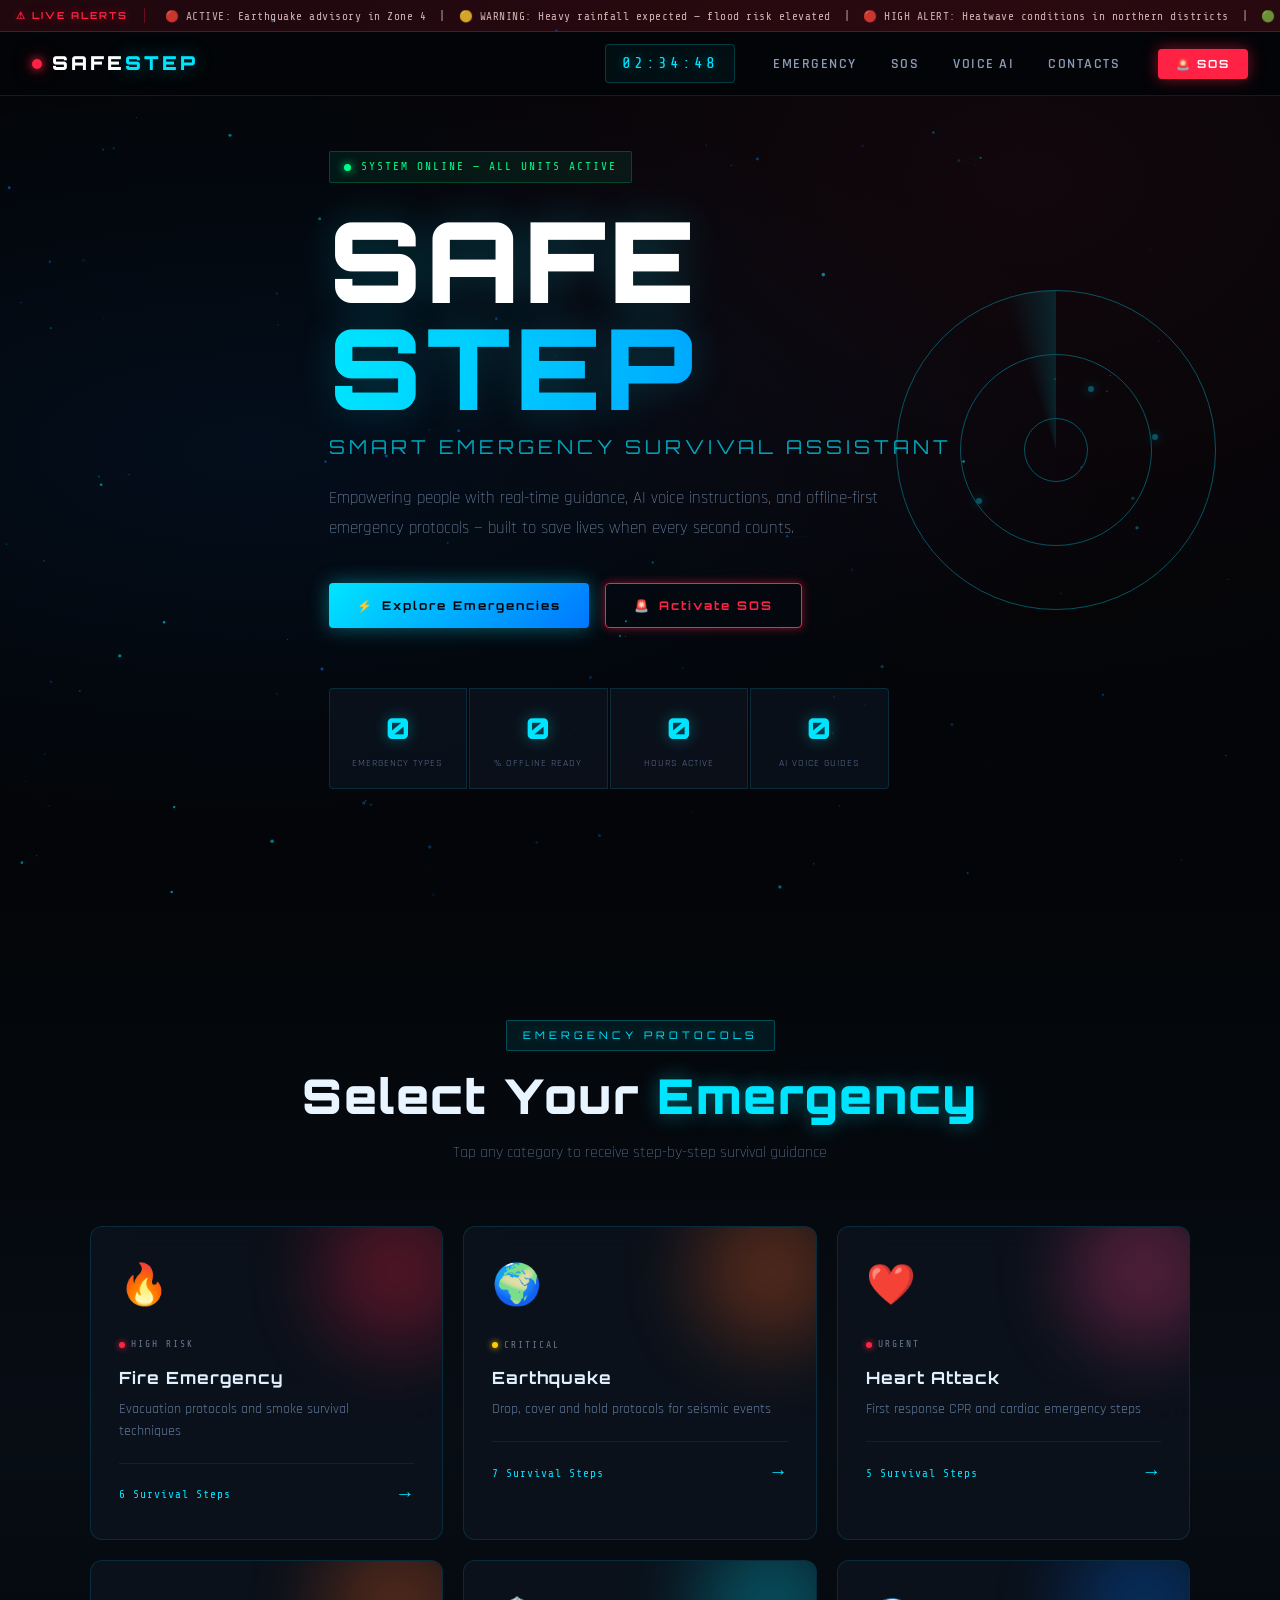
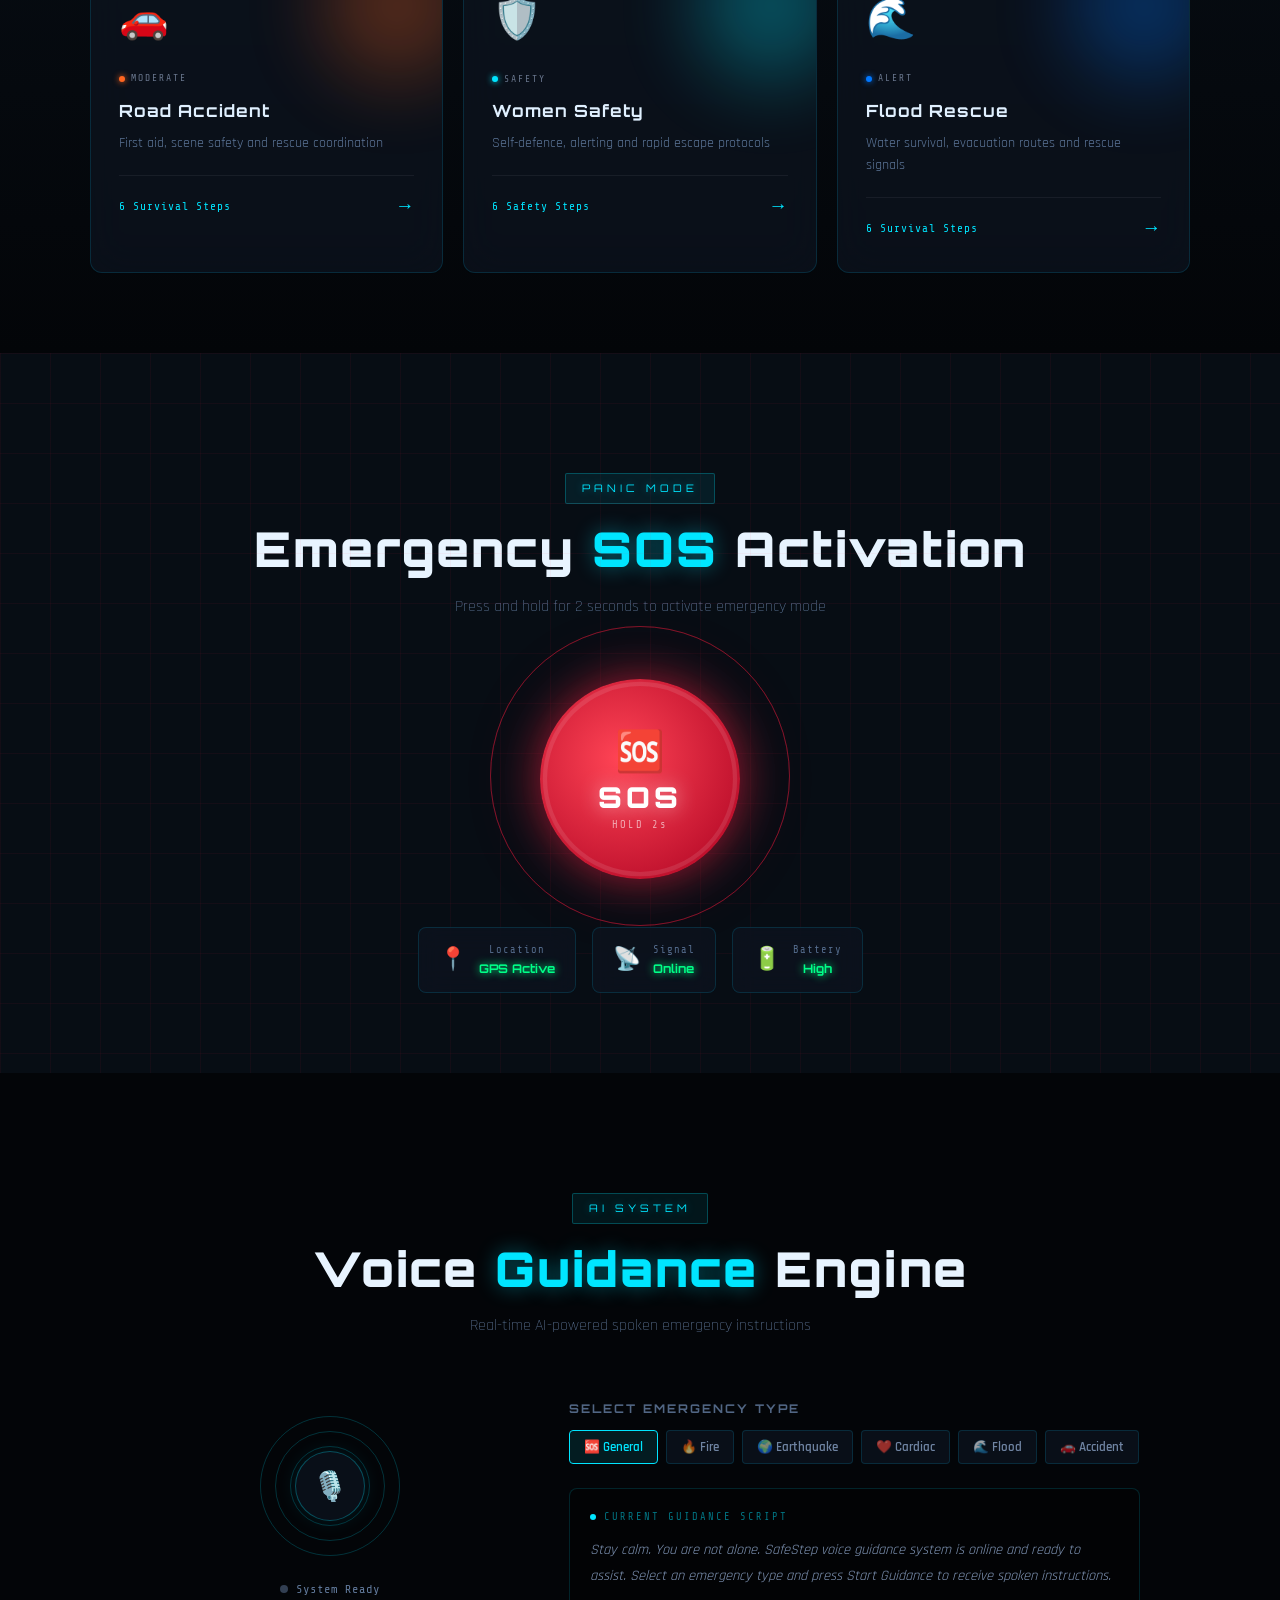
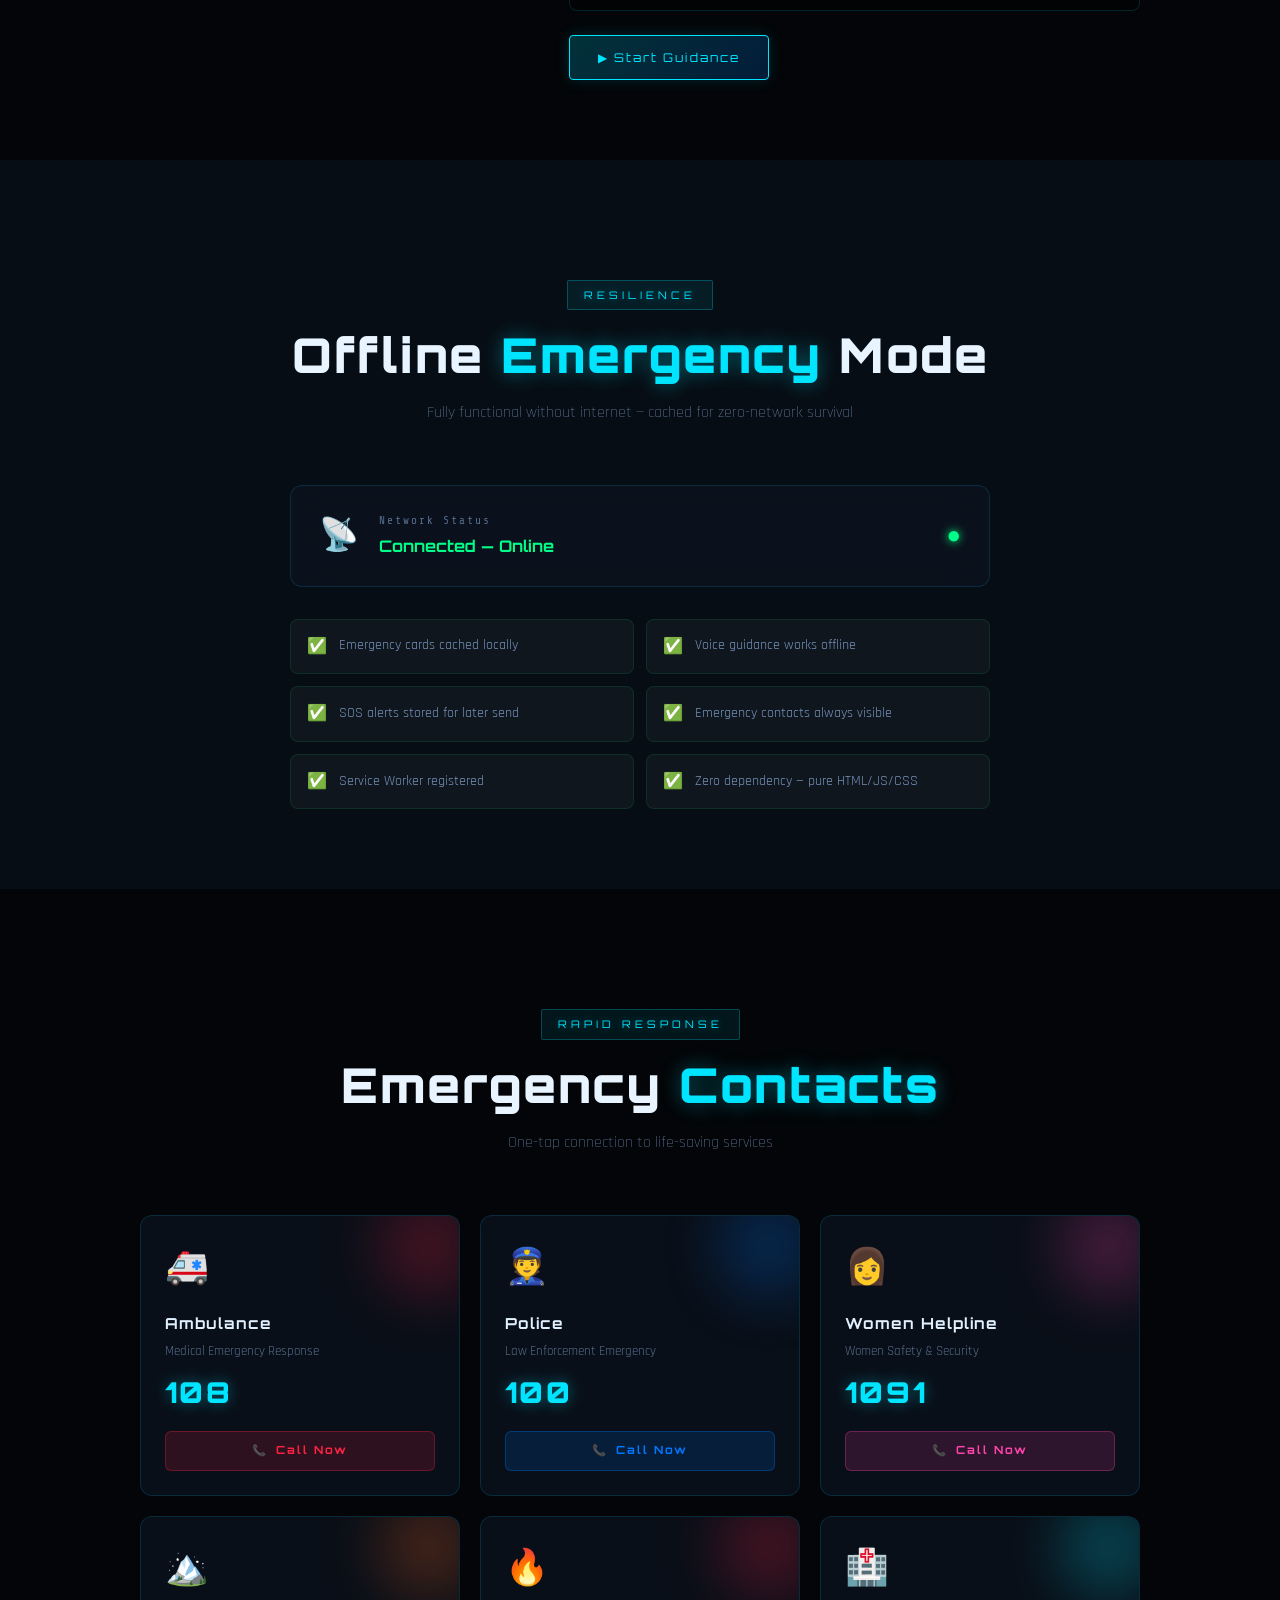
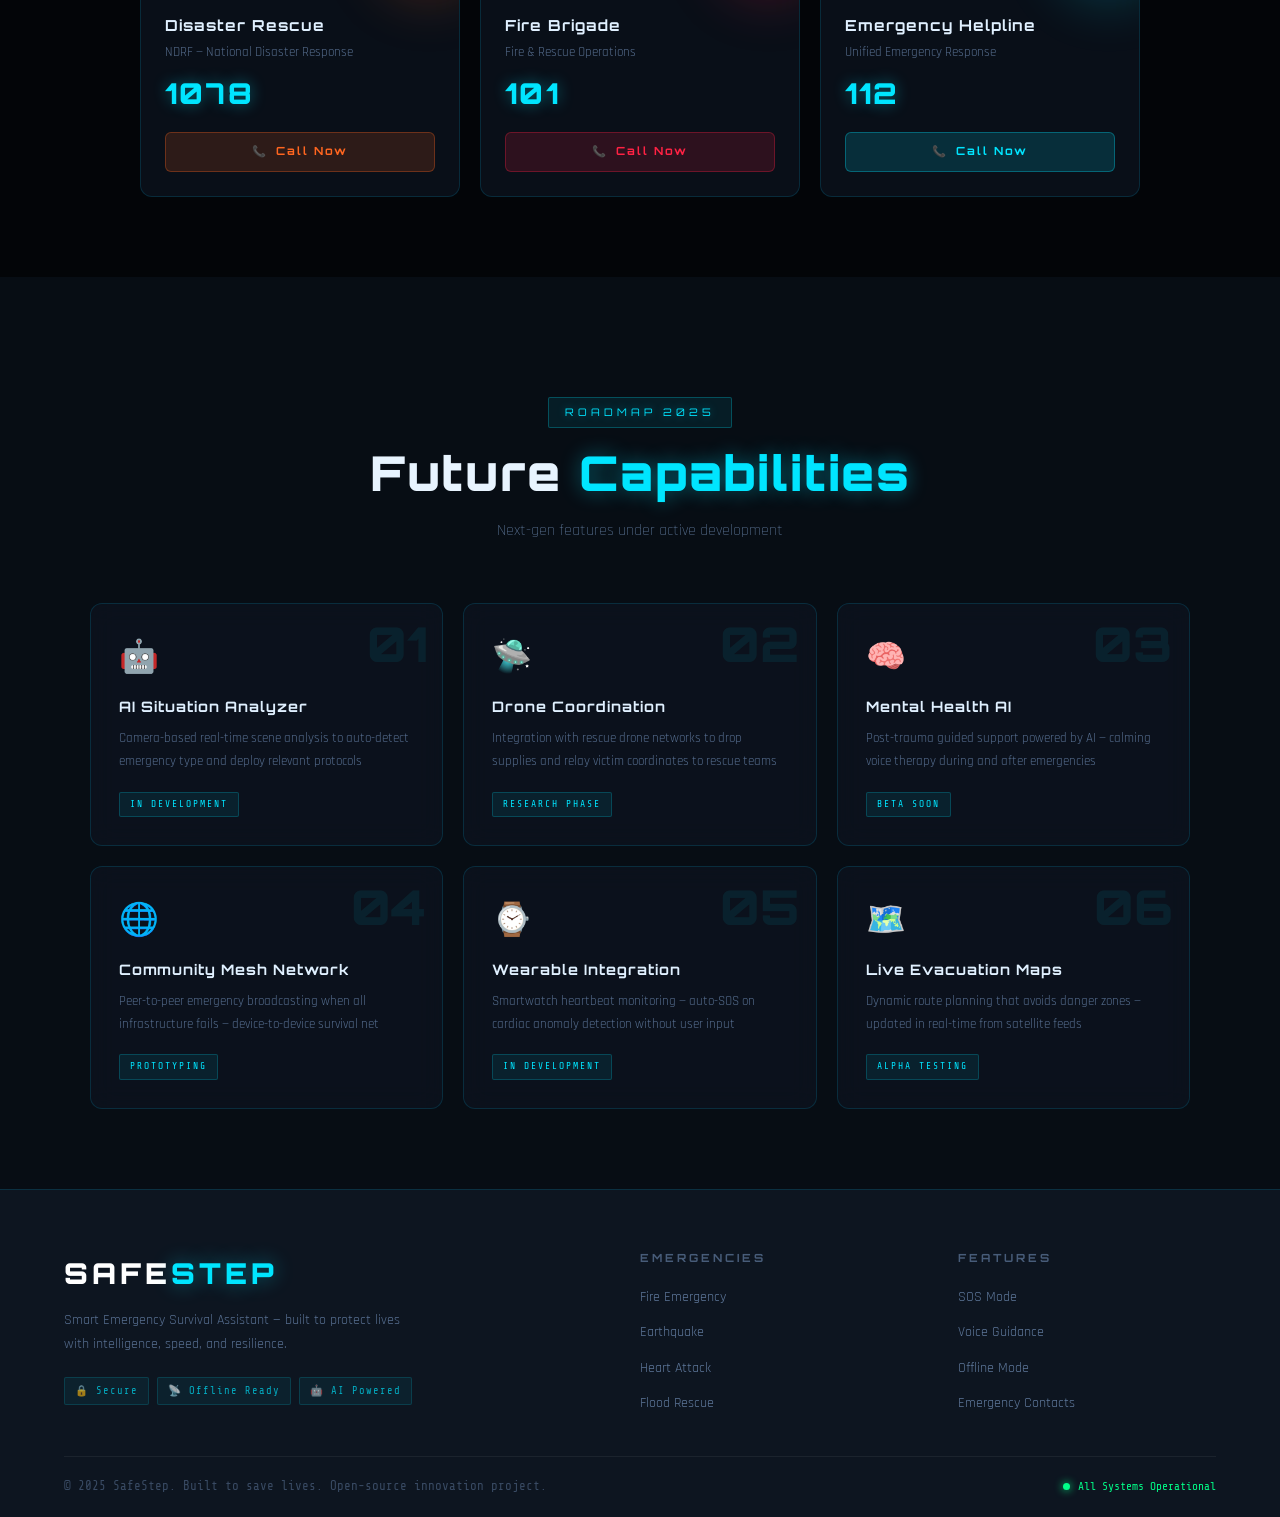
<file: index.html>
<!DOCTYPE html>
<html lang="en">
<head>
  <meta charset="UTF-8" />
  <meta name="viewport" content="width=device-width, initial-scale=1.0" />
  <meta name="description" content="SafeStep – Smart Emergency Survival Assistant. AI-powered emergency guidance, SOS panic mode, voice instructions, and offline support." />
  <meta name="theme-color" content="#030508" />
  <title>SafeStep – Smart Emergency Survival Assistant</title>
  <link rel="stylesheet" href="style.css" />
  <link rel="preconnect" href="https://fonts.googleapis.com">
  <link href="https://fonts.googleapis.com/css2?family=Orbitron:wght@400;700;900&family=Rajdhani:wght@300;400;500;600;700&family=Share+Tech+Mono&display=swap" rel="stylesheet">
</head>
<body>

  <!-- LOADING SCREEN -->
  <div id="loader">
    <div class="loader-inner">
      <div class="loader-ring"></div>
      <div class="loader-ring r2"></div>
      <div class="loader-ring r3"></div>
      <div class="loader-logo">SAFESTEP</div>
      <div class="loader-status" id="loaderStatus">Initializing systems...</div>
    </div>
  </div>

  <!-- ALERT TICKER -->
  <div class="alert-ticker">
    <span class="ticker-label">⚠ LIVE ALERTS</span>
    <div class="ticker-track">
      <div class="ticker-content">
        &nbsp;&nbsp;&nbsp;🔴 ACTIVE: Earthquake advisory in Zone 4 &nbsp;|&nbsp; 🟡 WARNING: Heavy rainfall expected — flood risk elevated &nbsp;|&nbsp; 🔴 HIGH ALERT: Heatwave conditions in northern districts &nbsp;|&nbsp; 🟢 INFO: Emergency response teams deployed in sector 7 &nbsp;|&nbsp; 🔴 ACTIVE: Road closure — National Highway 48 &nbsp;|&nbsp; 🟡 WARNING: Air quality index critical — stay indoors &nbsp;|&nbsp; 🔴 FLASH: Cyclone advisory issued for coastal zones &nbsp;|&nbsp; 🟢 UPDATE: NDRF teams on standby — all regions &nbsp;|&nbsp;
        🔴 ACTIVE: Earthquake advisory in Zone 4 &nbsp;|&nbsp; 🟡 WARNING: Heavy rainfall expected — flood risk elevated &nbsp;|&nbsp; 🔴 HIGH ALERT: Heatwave conditions in northern districts &nbsp;|&nbsp; 🟢 INFO: Emergency response teams deployed in sector 7 &nbsp;|&nbsp;
      </div>
    </div>
  </div>

  <!-- NAVIGATION -->
  <nav class="navbar">
    <div class="nav-brand">
      <div class="nav-logo">
        <div class="logo-pulse"></div>
        <span>SAFE<span class="accent">STEP</span></span>
      </div>
    </div>
    <div class="nav-clock" id="liveClock">00:00:00</div>
    <ul class="nav-links">
      <li><a href="#emergency">Emergency</a></li>
      <li><a href="#sos">SOS</a></li>
      <li><a href="#voice">Voice AI</a></li>
      <li><a href="#contacts">Contacts</a></li>
    </ul>
    <button class="nav-sos-btn" onclick="triggerSOS()">🚨 SOS</button>
  </nav>

  <!-- HERO SECTION -->
  <section class="hero" id="home">
    <canvas id="particleCanvas"></canvas>
    <div class="hero-radar">
      <div class="radar-ring r1"></div>
      <div class="radar-ring r2"></div>
      <div class="radar-ring r3"></div>
      <div class="radar-sweep"></div>
      <div class="radar-dot d1"></div>
      <div class="radar-dot d2"></div>
      <div class="radar-dot d3"></div>
    </div>
    <div class="hero-content">
      <div class="hero-badge">
        <span class="badge-dot"></span>
        <span>SYSTEM ONLINE — ALL UNITS ACTIVE</span>
      </div>
      <h1 class="hero-title">
        <span class="title-line">SAFE</span>
        <span class="title-line accent-title">STEP</span>
      </h1>
      <p class="hero-sub">Smart Emergency Survival Assistant</p>
      <p class="hero-desc">Empowering people with real-time guidance, AI voice instructions, and offline-first emergency protocols — built to save lives when every second counts.</p>
      <div class="hero-actions">
        <button class="btn-primary" onclick="document.getElementById('emergency').scrollIntoView({behavior:'smooth'})">
          <span class="btn-icon">⚡</span> Explore Emergencies
        </button>
        <button class="btn-secondary" onclick="triggerSOS()">
          <span class="btn-icon">🚨</span> Activate SOS
        </button>
      </div>
      <div class="hero-stats">
        <div class="stat-item">
          <div class="stat-num" data-target="6">0</div>
          <div class="stat-label">Emergency Types</div>
        </div>
        <div class="stat-item">
          <div class="stat-num" data-target="100">0</div>
          <div class="stat-label">% Offline Ready</div>
        </div>
        <div class="stat-item">
          <div class="stat-num" data-target="24">0</div>
          <div class="stat-label">Hours Active</div>
        </div>
        <div class="stat-item">
          <div class="stat-num" data-target="5">0</div>
          <div class="stat-label">AI Voice Guides</div>
        </div>
      </div>
    </div>
  </section>

  <!-- EMERGENCY CATEGORIES -->
  <section class="section emergency-section" id="emergency">
    <div class="section-header">
      <div class="section-tag">EMERGENCY PROTOCOLS</div>
      <h2 class="section-title">Select Your <span class="accent">Emergency</span></h2>
      <p class="section-desc">Tap any category to receive step-by-step survival guidance</p>
    </div>
    <div class="cards-grid">
      <div class="e-card" onclick="openModal('fire')">
        <div class="card-glow fire-glow"></div>
        <div class="card-icon">🔥</div>
        <div class="card-status"><span class="status-dot red"></span>HIGH RISK</div>
        <h3>Fire Emergency</h3>
        <p>Evacuation protocols and smoke survival techniques</p>
        <div class="card-footer">
          <span class="card-steps">6 Survival Steps</span>
          <span class="card-arrow">→</span>
        </div>
      </div>
      <div class="e-card" onclick="openModal('earthquake')">
        <div class="card-glow quake-glow"></div>
        <div class="card-icon">🌍</div>
        <div class="card-status"><span class="status-dot yellow"></span>CRITICAL</div>
        <h3>Earthquake</h3>
        <p>Drop, cover and hold protocols for seismic events</p>
        <div class="card-footer">
          <span class="card-steps">7 Survival Steps</span>
          <span class="card-arrow">→</span>
        </div>
      </div>
      <div class="e-card" onclick="openModal('heart')">
        <div class="card-glow heart-glow"></div>
        <div class="card-icon">❤️</div>
        <div class="card-status"><span class="status-dot red"></span>URGENT</div>
        <h3>Heart Attack</h3>
        <p>First response CPR and cardiac emergency steps</p>
        <div class="card-footer">
          <span class="card-steps">5 Survival Steps</span>
          <span class="card-arrow">→</span>
        </div>
      </div>
      <div class="e-card" onclick="openModal('accident')">
        <div class="card-glow accident-glow"></div>
        <div class="card-icon">🚗</div>
        <div class="card-status"><span class="status-dot orange"></span>MODERATE</div>
        <h3>Road Accident</h3>
        <p>First aid, scene safety and rescue coordination</p>
        <div class="card-footer">
          <span class="card-steps">6 Survival Steps</span>
          <span class="card-arrow">→</span>
        </div>
      </div>
      <div class="e-card" onclick="openModal('women')">
        <div class="card-glow women-glow"></div>
        <div class="card-icon">🛡️</div>
        <div class="card-status"><span class="status-dot cyan"></span>SAFETY</div>
        <h3>Women Safety</h3>
        <p>Self-defence, alerting and rapid escape protocols</p>
        <div class="card-footer">
          <span class="card-steps">6 Safety Steps</span>
          <span class="card-arrow">→</span>
        </div>
      </div>
      <div class="e-card" onclick="openModal('flood')">
        <div class="card-glow flood-glow"></div>
        <div class="card-icon">🌊</div>
        <div class="card-status"><span class="status-dot blue"></span>ALERT</div>
        <h3>Flood Rescue</h3>
        <p>Water survival, evacuation routes and rescue signals</p>
        <div class="card-footer">
          <span class="card-steps">6 Survival Steps</span>
          <span class="card-arrow">→</span>
        </div>
      </div>
    </div>
  </section>

  <!-- SOS PANIC MODE -->
  <section class="section sos-section" id="sos">
    <div class="sos-bg-grid"></div>
    <div class="section-header">
      <div class="section-tag">PANIC MODE</div>
      <h2 class="section-title">Emergency <span class="accent">SOS</span> Activation</h2>
      <p class="section-desc">Press and hold for 2 seconds to activate emergency mode</p>
    </div>
    <div class="sos-container">
      <div class="sos-rings">
        <div class="sos-ring sr1"></div>
        <div class="sos-ring sr2"></div>
        <div class="sos-ring sr3"></div>
      </div>
      <button class="sos-btn" id="sosBtn"
        onmousedown="startSOSHold()" onmouseup="cancelSOSHold()"
        ontouchstart="startSOSHold(event)" ontouchend="cancelSOSHold()">
        <div class="sos-btn-inner">
          <div class="sos-icon">🆘</div>
          <div class="sos-text">SOS</div>
          <div class="sos-sub">HOLD 2s</div>
        </div>
        <svg class="sos-progress" viewBox="0 0 200 200">
          <circle class="sos-track" cx="100" cy="100" r="88"/>
          <circle class="sos-fill" id="sosFill" cx="100" cy="100" r="88"/>
        </svg>
      </button>
      <div class="sos-info">
        <div class="sos-info-card">
          <div class="info-icon">📍</div>
          <div class="info-text">
            <div class="info-title">Location</div>
            <div class="info-val">GPS Active</div>
          </div>
        </div>
        <div class="sos-info-card">
          <div class="info-icon">📡</div>
          <div class="info-text">
            <div class="info-title">Signal</div>
            <div class="info-val">Online</div>
          </div>
        </div>
        <div class="sos-info-card">
          <div class="info-icon">🔋</div>
          <div class="info-text">
            <div class="info-title">Battery</div>
            <div class="info-val">High</div>
          </div>
        </div>
      </div>
    </div>
    <!-- SOS OVERLAY -->
    <div class="sos-overlay" id="sosOverlay">
      <div class="overlay-content">
        <div class="overlay-siren">🚨</div>
        <h2 class="overlay-title">EMERGENCY MODE ACTIVATED</h2>
        <p class="overlay-sub">Alerting emergency contacts &amp; services...</p>
        <div class="overlay-bars">
          <div class="bar b1"></div>
          <div class="bar b2"></div>
          <div class="bar b3"></div>
          <div class="bar b4"></div>
          <div class="bar b5"></div>
          <div class="bar b6"></div>
          <div class="bar b7"></div>
        </div>
        <div class="overlay-contacts">
          <a href="tel:112" class="oc-btn">📞 112 — Emergency</a>
          <a href="tel:108" class="oc-btn">🚑 108 — Ambulance</a>
          <a href="tel:100" class="oc-btn">👮 100 — Police</a>
        </div>
        <button class="overlay-cancel" onclick="cancelSOS()">✕ Cancel Emergency</button>
      </div>
    </div>
  </section>

  <!-- VOICE GUIDANCE SYSTEM -->
  <section class="section voice-section" id="voice">
    <div class="section-header">
      <div class="section-tag">AI SYSTEM</div>
      <h2 class="section-title">Voice <span class="accent">Guidance</span> Engine</h2>
      <p class="section-desc">Real-time AI-powered spoken emergency instructions</p>
    </div>
    <div class="voice-panel">
      <div class="voice-left">
        <div class="mic-container" id="micContainer">
          <div class="mic-ring mr1"></div>
          <div class="mic-ring mr2"></div>
          <div class="mic-ring mr3"></div>
          <button class="mic-btn" id="micBtn" onclick="toggleVoice()">
            <span class="mic-icon">🎙️</span>
          </button>
        </div>
        <div class="voice-status" id="voiceStatus">
          <span class="vs-dot inactive"></span>
          <span id="vsText">System Ready</span>
        </div>
        <div class="wave-container" id="waveContainer">
          <div class="wave-bar" style="--i:1"></div>
          <div class="wave-bar" style="--i:2"></div>
          <div class="wave-bar" style="--i:3"></div>
          <div class="wave-bar" style="--i:4"></div>
          <div class="wave-bar" style="--i:5"></div>
          <div class="wave-bar" style="--i:6"></div>
          <div class="wave-bar" style="--i:7"></div>
          <div class="wave-bar" style="--i:8"></div>
          <div class="wave-bar" style="--i:9"></div>
          <div class="wave-bar" style="--i:10"></div>
          <div class="wave-bar" style="--i:11"></div>
          <div class="wave-bar" style="--i:12"></div>
        </div>
      </div>
      <div class="voice-right">
        <div class="voice-selector">
          <h3>Select Emergency Type</h3>
          <div class="v-options">
            <button class="v-opt active" data-voice="general" onclick="setVoiceType(this,'general')">🆘 General</button>
            <button class="v-opt" data-voice="fire" onclick="setVoiceType(this,'fire')">🔥 Fire</button>
            <button class="v-opt" data-voice="earthquake" onclick="setVoiceType(this,'earthquake')">🌍 Earthquake</button>
            <button class="v-opt" data-voice="heart" onclick="setVoiceType(this,'heart')">❤️ Cardiac</button>
            <button class="v-opt" data-voice="flood" onclick="setVoiceType(this,'flood')">🌊 Flood</button>
            <button class="v-opt" data-voice="accident" onclick="setVoiceType(this,'accident')">🚗 Accident</button>
          </div>
        </div>
        <div class="voice-script-box" id="voiceScriptBox">
          <div class="script-header">
            <span class="script-dot"></span>
            CURRENT GUIDANCE SCRIPT
          </div>
          <p id="voiceScript">Stay calm. You are not alone. SafeStep voice guidance system is online and ready to assist. Select an emergency type and press Start Guidance to receive spoken instructions.</p>
        </div>
        <button class="btn-voice-start" id="voiceStartBtn" onclick="toggleVoice()">
          <span id="voiceBtnText">▶ Start Guidance</span>
        </button>
      </div>
    </div>
  </section>

  <!-- OFFLINE MODE -->
  <section class="section offline-section" id="offline">
    <div class="section-header">
      <div class="section-tag">RESILIENCE</div>
      <h2 class="section-title">Offline <span class="accent">Emergency</span> Mode</h2>
      <p class="section-desc">Fully functional without internet — cached for zero-network survival</p>
    </div>
    <div class="offline-panel">
      <div class="offline-status-card">
        <div class="os-icon">📡</div>
        <div class="os-info">
          <div class="os-title">Network Status</div>
          <div class="os-val" id="networkStatus">Checking...</div>
        </div>
        <div class="os-badge" id="networkBadge">●</div>
      </div>
      <div class="offline-features">
        <div class="off-feat"><div class="of-icon">✅</div><div class="of-text">Emergency cards cached locally</div></div>
        <div class="off-feat"><div class="of-icon">✅</div><div class="of-text">Voice guidance works offline</div></div>
        <div class="off-feat"><div class="of-icon">✅</div><div class="of-text">SOS alerts stored for later send</div></div>
        <div class="off-feat"><div class="of-icon">✅</div><div class="of-text">Emergency contacts always visible</div></div>
        <div class="off-feat"><div class="of-icon">✅</div><div class="of-text">Service Worker registered</div></div>
        <div class="off-feat"><div class="of-icon">✅</div><div class="of-text">Zero dependency — pure HTML/JS/CSS</div></div>
      </div>
    </div>
  </section>

  <!-- EMERGENCY CONTACTS -->
  <section class="section contacts-section" id="contacts">
    <div class="section-header">
      <div class="section-tag">RAPID RESPONSE</div>
      <h2 class="section-title">Emergency <span class="accent">Contacts</span></h2>
      <p class="section-desc">One-tap connection to life-saving services</p>
    </div>
    <div class="contacts-grid">
      <div class="contact-card">
        <div class="cc-glow red-g"></div>
        <div class="cc-icon">🚑</div>
        <div class="cc-info"><h3>Ambulance</h3><p>Medical Emergency Response</p><div class="cc-number">108</div></div>
        <a href="tel:108" class="cc-call red-call"><span>📞</span> Call Now</a>
      </div>
      <div class="contact-card">
        <div class="cc-glow blue-g"></div>
        <div class="cc-icon">👮</div>
        <div class="cc-info"><h3>Police</h3><p>Law Enforcement Emergency</p><div class="cc-number">100</div></div>
        <a href="tel:100" class="cc-call blue-call"><span>📞</span> Call Now</a>
      </div>
      <div class="contact-card">
        <div class="cc-glow pink-g"></div>
        <div class="cc-icon">👩</div>
        <div class="cc-info"><h3>Women Helpline</h3><p>Women Safety &amp; Security</p><div class="cc-number">1091</div></div>
        <a href="tel:1091" class="cc-call pink-call"><span>📞</span> Call Now</a>
      </div>
      <div class="contact-card">
        <div class="cc-glow orange-g"></div>
        <div class="cc-icon">🏔️</div>
        <div class="cc-info"><h3>Disaster Rescue</h3><p>NDRF — National Disaster Response</p><div class="cc-number">1078</div></div>
        <a href="tel:1078" class="cc-call orange-call"><span>📞</span> Call Now</a>
      </div>
      <div class="contact-card">
        <div class="cc-glow red-g"></div>
        <div class="cc-icon">🔥</div>
        <div class="cc-info"><h3>Fire Brigade</h3><p>Fire &amp; Rescue Operations</p><div class="cc-number">101</div></div>
        <a href="tel:101" class="cc-call red-call"><span>📞</span> Call Now</a>
      </div>
      <div class="contact-card">
        <div class="cc-glow cyan-g"></div>
        <div class="cc-icon">🏥</div>
        <div class="cc-info"><h3>Emergency Helpline</h3><p>Unified Emergency Response</p><div class="cc-number">112</div></div>
        <a href="tel:112" class="cc-call cyan-call"><span>📞</span> Call Now</a>
      </div>
    </div>
  </section>

  <!-- FUTURE FEATURES -->
  <section class="section future-section" id="future">
    <div class="section-header">
      <div class="section-tag">ROADMAP 2025</div>
      <h2 class="section-title">Future <span class="accent">Capabilities</span></h2>
      <p class="section-desc">Next-gen features under active development</p>
    </div>
    <div class="future-grid">
      <div class="future-card"><div class="fc-num">01</div><div class="fc-icon">🤖</div><h3>AI Situation Analyzer</h3><p>Camera-based real-time scene analysis to auto-detect emergency type and deploy relevant protocols</p><div class="fc-status">IN DEVELOPMENT</div></div>
      <div class="future-card"><div class="fc-num">02</div><div class="fc-icon">🛸</div><h3>Drone Coordination</h3><p>Integration with rescue drone networks to drop supplies and relay victim coordinates to rescue teams</p><div class="fc-status">RESEARCH PHASE</div></div>
      <div class="future-card"><div class="fc-num">03</div><div class="fc-icon">🧠</div><h3>Mental Health AI</h3><p>Post-trauma guided support powered by AI — calming voice therapy during and after emergencies</p><div class="fc-status">BETA SOON</div></div>
      <div class="future-card"><div class="fc-num">04</div><div class="fc-icon">🌐</div><h3>Community Mesh Network</h3><p>Peer-to-peer emergency broadcasting when all infrastructure fails — device-to-device survival net</p><div class="fc-status">PROTOTYPING</div></div>
      <div class="future-card"><div class="fc-num">05</div><div class="fc-icon">⌚</div><h3>Wearable Integration</h3><p>Smartwatch heartbeat monitoring — auto-SOS on cardiac anomaly detection without user input</p><div class="fc-status">IN DEVELOPMENT</div></div>
      <div class="future-card"><div class="fc-num">06</div><div class="fc-icon">🗺️</div><h3>Live Evacuation Maps</h3><p>Dynamic route planning that avoids danger zones — updated in real-time from satellite feeds</p><div class="fc-status">ALPHA TESTING</div></div>
    </div>
  </section>

  <!-- FOOTER -->
  <footer class="footer">
    <div class="footer-top">
      <div class="footer-brand">
        <div class="footer-logo">SAFE<span class="accent">STEP</span></div>
        <p>Smart Emergency Survival Assistant — built to protect lives with intelligence, speed, and resilience.</p>
        <div class="footer-badges">
          <span class="fbadge">🔒 Secure</span>
          <span class="fbadge">📡 Offline Ready</span>
          <span class="fbadge">🤖 AI Powered</span>
        </div>
      </div>
      <div class="footer-links-col">
        <h4>Emergencies</h4>
        <ul>
          <li><a href="#" onclick="openModal('fire'); return false;">Fire Emergency</a></li>
          <li><a href="#" onclick="openModal('earthquake'); return false;">Earthquake</a></li>
          <li><a href="#" onclick="openModal('heart'); return false;">Heart Attack</a></li>
          <li><a href="#" onclick="openModal('flood'); return false;">Flood Rescue</a></li>
        </ul>
      </div>
      <div class="footer-links-col">
        <h4>Features</h4>
        <ul>
          <li><a href="#sos">SOS Mode</a></li>
          <li><a href="#voice">Voice Guidance</a></li>
          <li><a href="#offline">Offline Mode</a></li>
          <li><a href="#contacts">Emergency Contacts</a></li>
        </ul>
      </div>
    </div>
    <div class="footer-bottom">
      <p>© 2025 SafeStep. Built to save lives. Open-source innovation project.</p>
      <div class="footer-pulse">
        <span class="fp-dot"></span>
        <span>All Systems Operational</span>
      </div>
    </div>
  </footer>

  <!-- MODAL -->
  <div class="modal-overlay" id="modalOverlay" onclick="closeModal(event)">
    <div class="modal-box" id="modalBox">
      <button class="modal-close" onclick="closeModal()">✕</button>
      <div class="modal-icon" id="modalIcon">🔥</div>
      <h2 class="modal-title" id="modalTitle">Fire Emergency</h2>
      <p class="modal-desc" id="modalDesc">Survival protocol activated</p>
      <div class="modal-steps" id="modalSteps"></div>
      <button class="modal-voice-btn" id="modalVoiceBtn" onclick="speakModalContent()">
        🎙️ Read Aloud
      </button>
    </div>
  </div>

  <script src="script.js"></script>
</body>
</html>
</file>
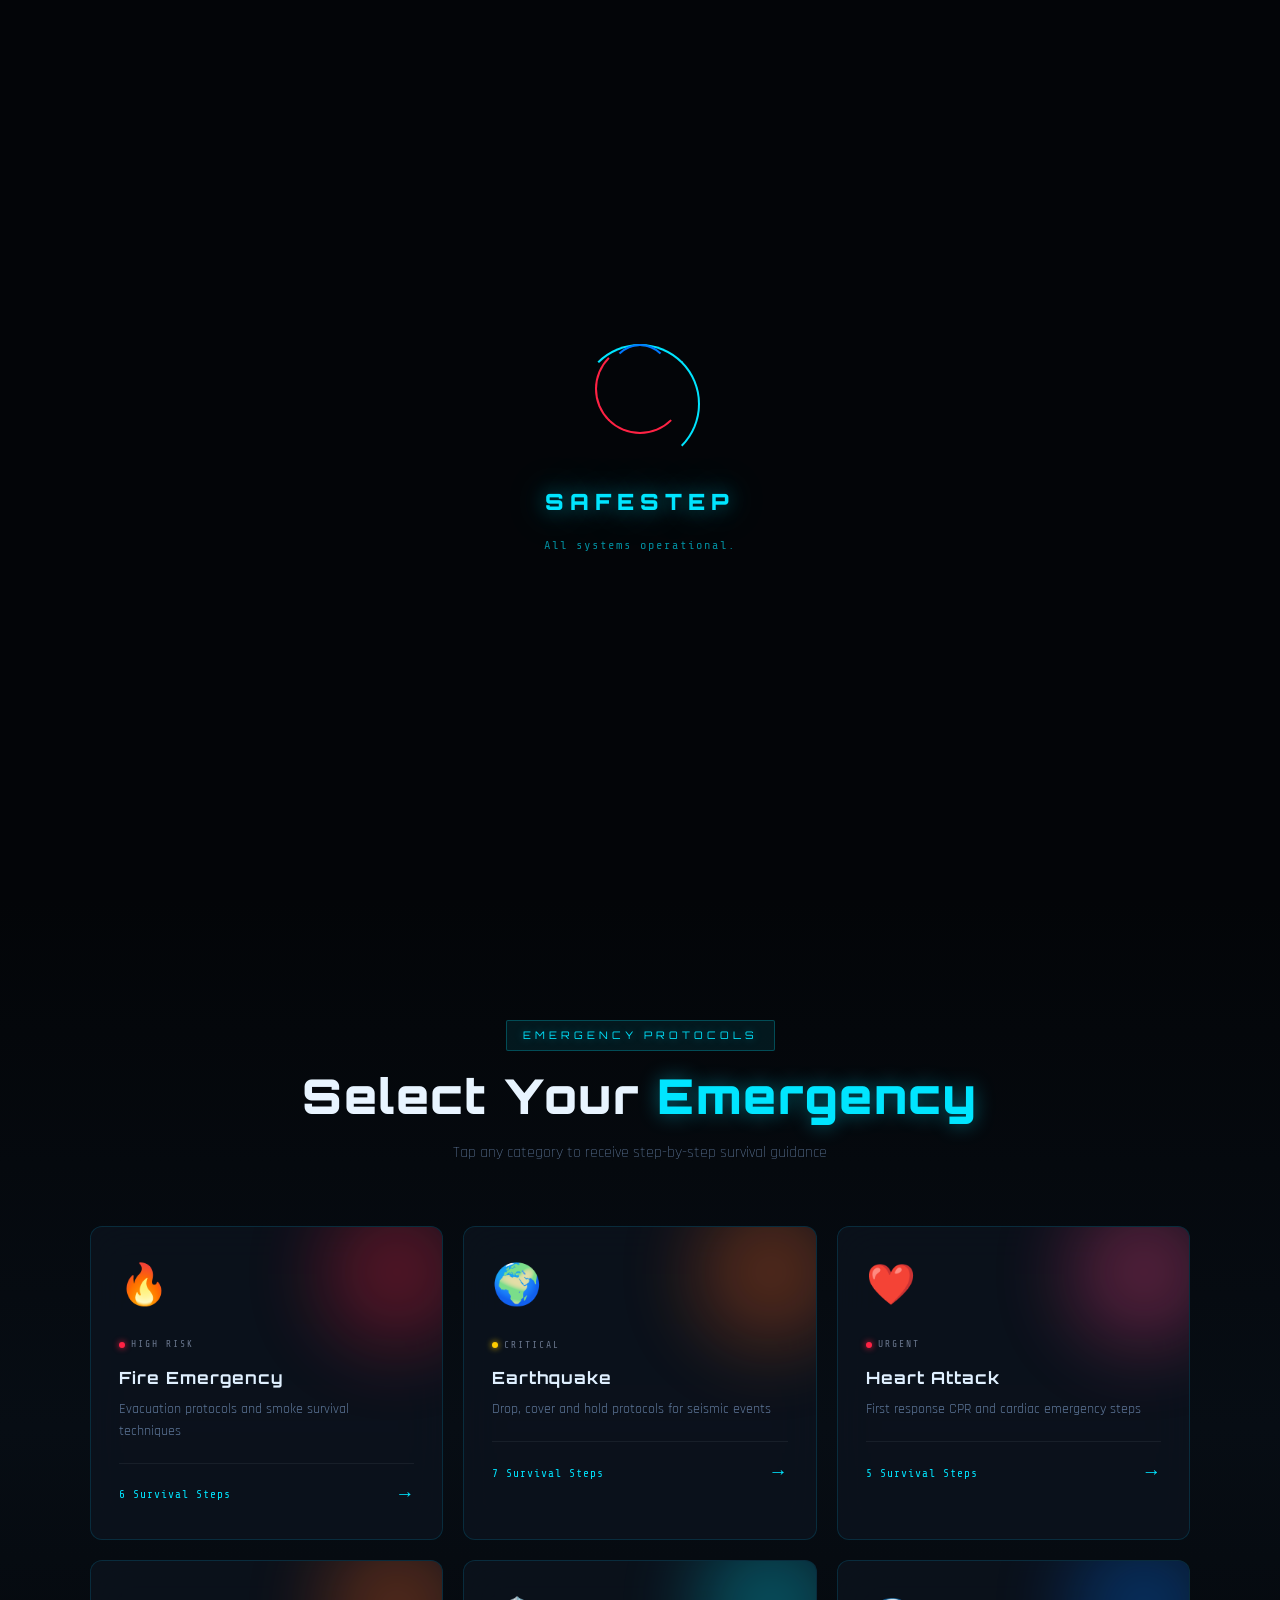
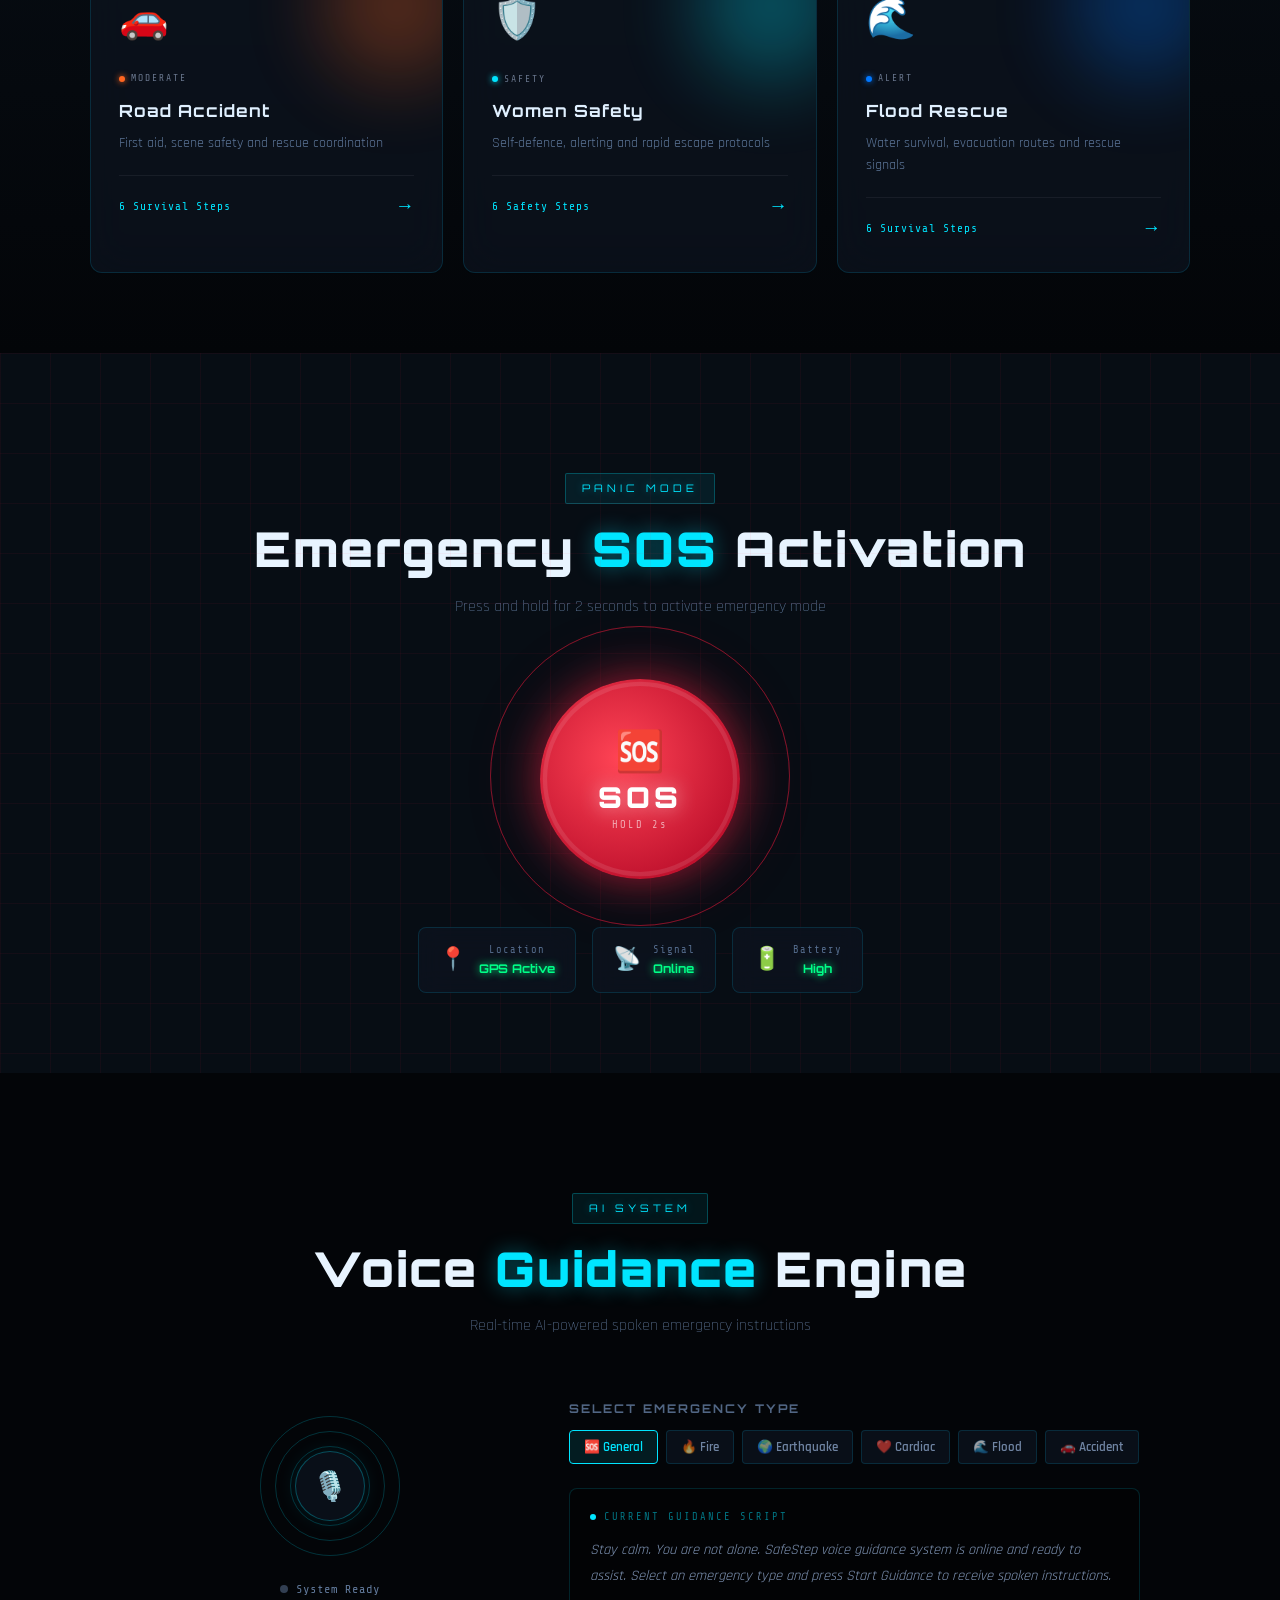
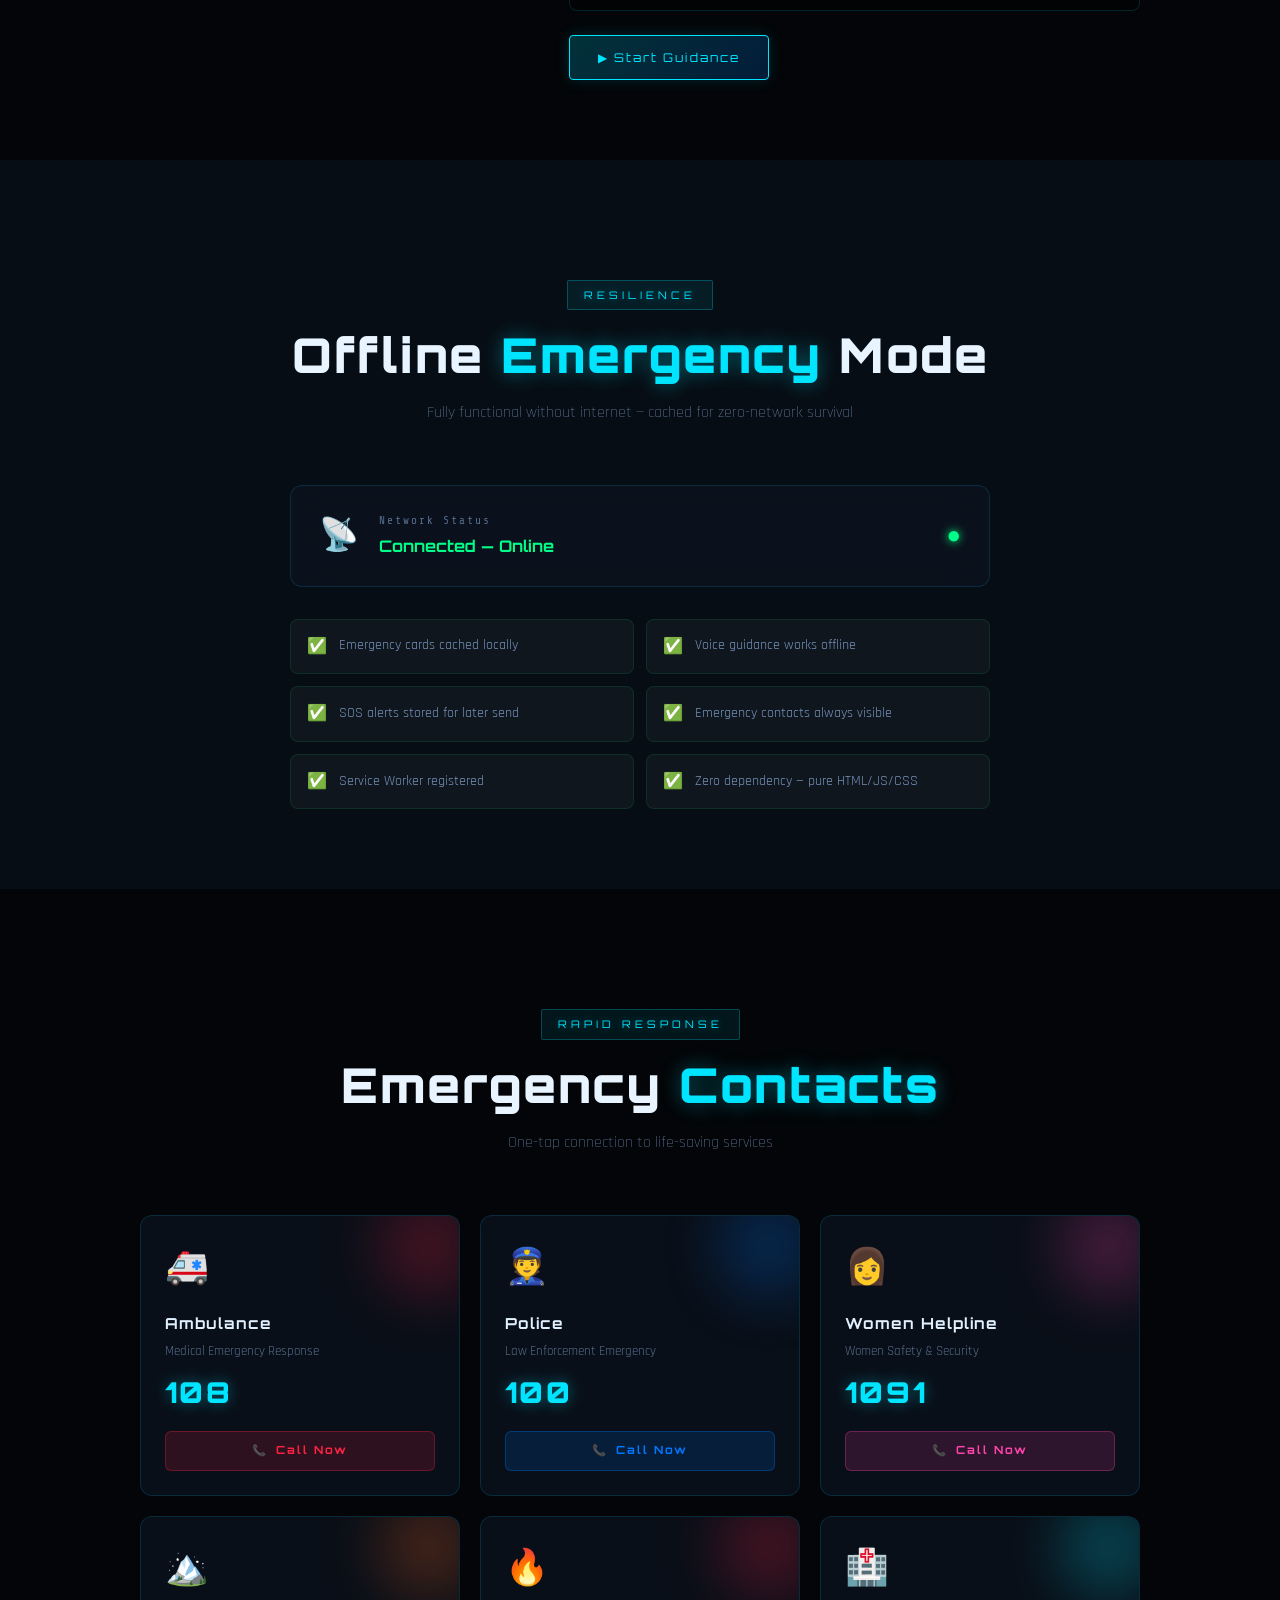
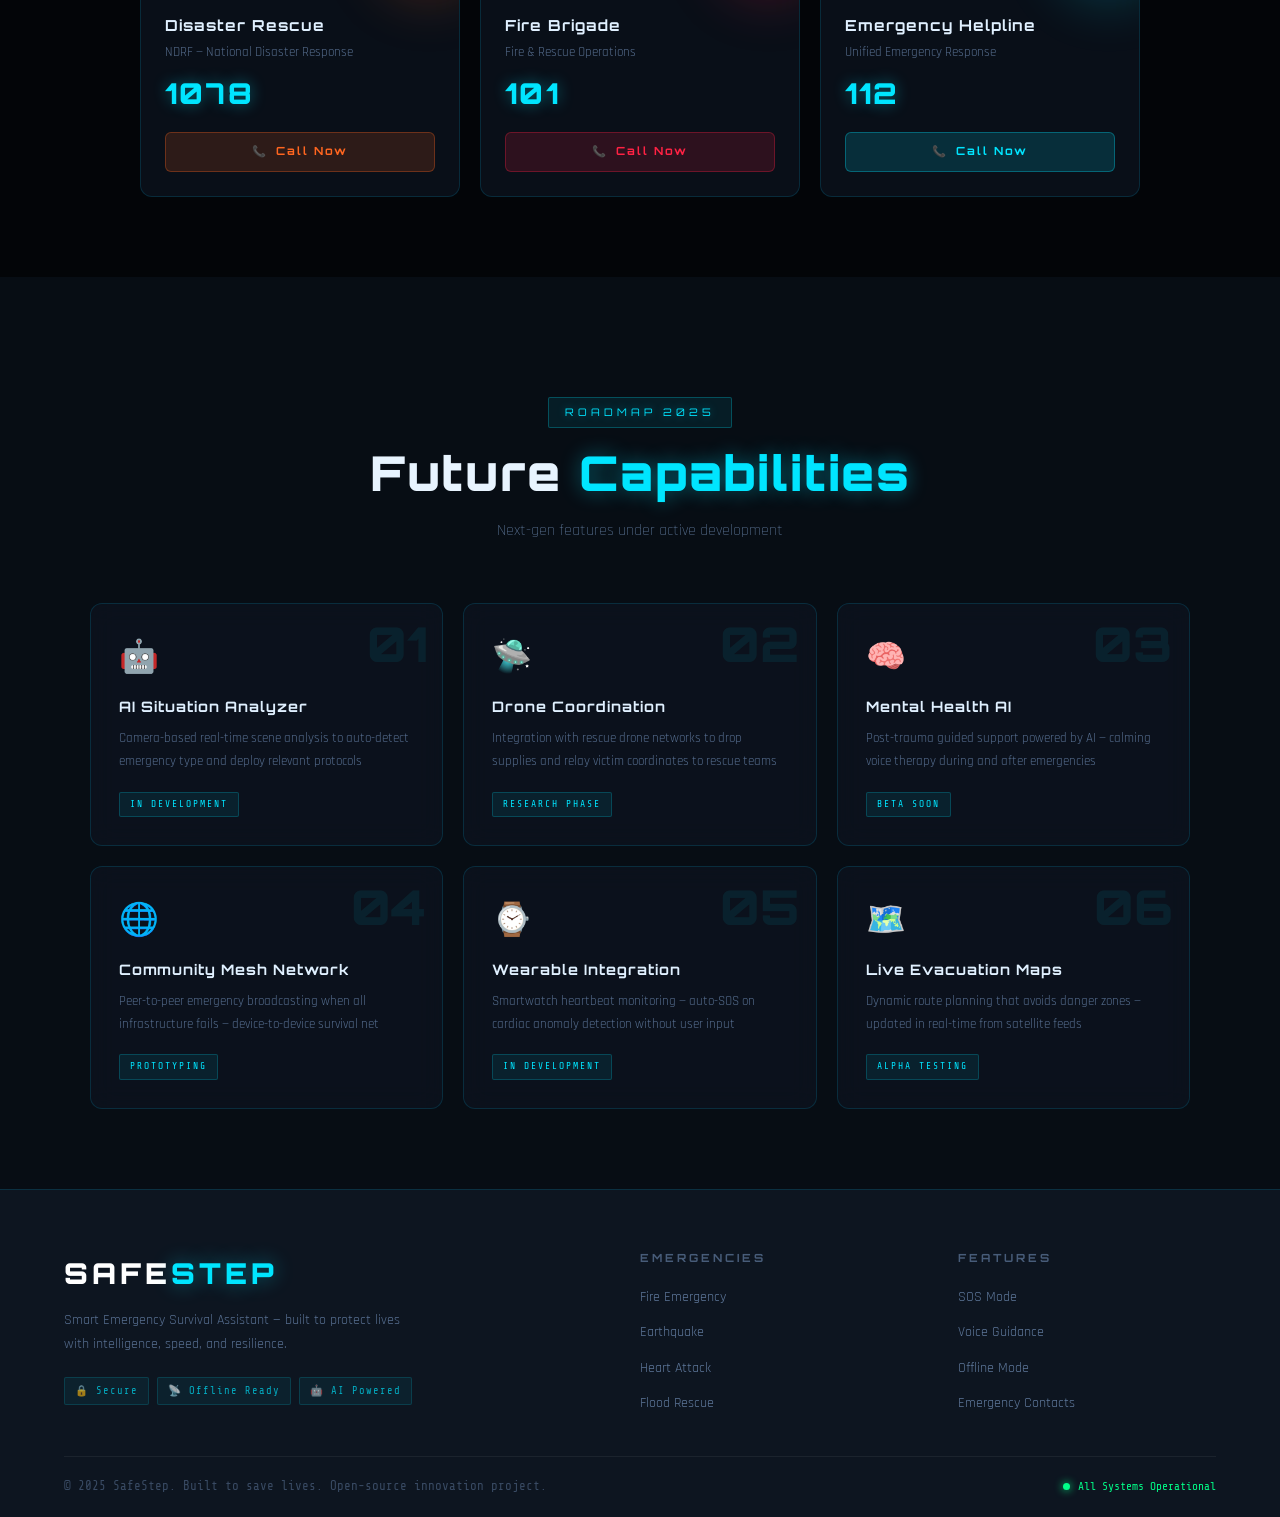
<file: safestep/index.html>
<!DOCTYPE html>
<html lang="en">
<head>
  <meta charset="UTF-8" />
  <meta name="viewport" content="width=device-width, initial-scale=1.0" />
  <meta name="description" content="SafeStep – Smart Emergency Survival Assistant. AI-powered emergency guidance, SOS panic mode, voice instructions, and offline support." />
  <meta name="theme-color" content="#030508" />
  <title>SafeStep – Smart Emergency Survival Assistant</title>
  <link rel="stylesheet" href="style.css" />
  <link rel="preconnect" href="https://fonts.googleapis.com">
  <link href="https://fonts.googleapis.com/css2?family=Orbitron:wght@400;700;900&family=Rajdhani:wght@300;400;500;600;700&family=Share+Tech+Mono&display=swap" rel="stylesheet">
</head>
<body>

  <!-- LOADING SCREEN -->
  <div id="loader">
    <div class="loader-inner">
      <div class="loader-ring"></div>
      <div class="loader-ring r2"></div>
      <div class="loader-ring r3"></div>
      <div class="loader-logo">SAFESTEP</div>
      <div class="loader-status" id="loaderStatus">Initializing systems...</div>
    </div>
  </div>

  <!-- ALERT TICKER -->
  <div class="alert-ticker">
    <span class="ticker-label">⚠ LIVE ALERTS</span>
    <div class="ticker-track">
      <div class="ticker-content">
        &nbsp;&nbsp;&nbsp;🔴 ACTIVE: Earthquake advisory in Zone 4 &nbsp;|&nbsp; 🟡 WARNING: Heavy rainfall expected — flood risk elevated &nbsp;|&nbsp; 🔴 HIGH ALERT: Heatwave conditions in northern districts &nbsp;|&nbsp; 🟢 INFO: Emergency response teams deployed in sector 7 &nbsp;|&nbsp; 🔴 ACTIVE: Road closure — National Highway 48 &nbsp;|&nbsp; 🟡 WARNING: Air quality index critical — stay indoors &nbsp;|&nbsp; 🔴 FLASH: Cyclone advisory issued for coastal zones &nbsp;|&nbsp; 🟢 UPDATE: NDRF teams on standby — all regions &nbsp;|&nbsp;
        🔴 ACTIVE: Earthquake advisory in Zone 4 &nbsp;|&nbsp; 🟡 WARNING: Heavy rainfall expected — flood risk elevated &nbsp;|&nbsp; 🔴 HIGH ALERT: Heatwave conditions in northern districts &nbsp;|&nbsp; 🟢 INFO: Emergency response teams deployed in sector 7 &nbsp;|&nbsp;
      </div>
    </div>
  </div>

  <!-- NAVIGATION -->
  <nav class="navbar">
    <div class="nav-brand">
      <div class="nav-logo">
        <div class="logo-pulse"></div>
        <span>SAFE<span class="accent">STEP</span></span>
      </div>
    </div>
    <div class="nav-clock" id="liveClock">00:00:00</div>
    <ul class="nav-links">
      <li><a href="#emergency">Emergency</a></li>
      <li><a href="#sos">SOS</a></li>
      <li><a href="#voice">Voice AI</a></li>
      <li><a href="#contacts">Contacts</a></li>
    </ul>
    <button class="nav-sos-btn" onclick="triggerSOS()">🚨 SOS</button>
  </nav>

  <!-- HERO SECTION -->
  <section class="hero" id="home">
    <canvas id="particleCanvas"></canvas>
    <div class="hero-radar">
      <div class="radar-ring r1"></div>
      <div class="radar-ring r2"></div>
      <div class="radar-ring r3"></div>
      <div class="radar-sweep"></div>
      <div class="radar-dot d1"></div>
      <div class="radar-dot d2"></div>
      <div class="radar-dot d3"></div>
    </div>
    <div class="hero-content">
      <div class="hero-badge">
        <span class="badge-dot"></span>
        <span>SYSTEM ONLINE — ALL UNITS ACTIVE</span>
      </div>
      <h1 class="hero-title">
        <span class="title-line">SAFE</span>
        <span class="title-line accent-title">STEP</span>
      </h1>
      <p class="hero-sub">Smart Emergency Survival Assistant</p>
      <p class="hero-desc">Empowering people with real-time guidance, AI voice instructions, and offline-first emergency protocols — built to save lives when every second counts.</p>
      <div class="hero-actions">
        <button class="btn-primary" onclick="document.getElementById('emergency').scrollIntoView({behavior:'smooth'})">
          <span class="btn-icon">⚡</span> Explore Emergencies
        </button>
        <button class="btn-secondary" onclick="triggerSOS()">
          <span class="btn-icon">🚨</span> Activate SOS
        </button>
      </div>
      <div class="hero-stats">
        <div class="stat-item">
          <div class="stat-num" data-target="6">0</div>
          <div class="stat-label">Emergency Types</div>
        </div>
        <div class="stat-item">
          <div class="stat-num" data-target="100">0</div>
          <div class="stat-label">% Offline Ready</div>
        </div>
        <div class="stat-item">
          <div class="stat-num" data-target="24">0</div>
          <div class="stat-label">Hours Active</div>
        </div>
        <div class="stat-item">
          <div class="stat-num" data-target="5">0</div>
          <div class="stat-label">AI Voice Guides</div>
        </div>
      </div>
    </div>
  </section>

  <!-- EMERGENCY CATEGORIES -->
  <section class="section emergency-section" id="emergency">
    <div class="section-header">
      <div class="section-tag">EMERGENCY PROTOCOLS</div>
      <h2 class="section-title">Select Your <span class="accent">Emergency</span></h2>
      <p class="section-desc">Tap any category to receive step-by-step survival guidance</p>
    </div>
    <div class="cards-grid">
      <div class="e-card" onclick="openModal('fire')">
        <div class="card-glow fire-glow"></div>
        <div class="card-icon">🔥</div>
        <div class="card-status"><span class="status-dot red"></span>HIGH RISK</div>
        <h3>Fire Emergency</h3>
        <p>Evacuation protocols and smoke survival techniques</p>
        <div class="card-footer">
          <span class="card-steps">6 Survival Steps</span>
          <span class="card-arrow">→</span>
        </div>
      </div>
      <div class="e-card" onclick="openModal('earthquake')">
        <div class="card-glow quake-glow"></div>
        <div class="card-icon">🌍</div>
        <div class="card-status"><span class="status-dot yellow"></span>CRITICAL</div>
        <h3>Earthquake</h3>
        <p>Drop, cover and hold protocols for seismic events</p>
        <div class="card-footer">
          <span class="card-steps">7 Survival Steps</span>
          <span class="card-arrow">→</span>
        </div>
      </div>
      <div class="e-card" onclick="openModal('heart')">
        <div class="card-glow heart-glow"></div>
        <div class="card-icon">❤️</div>
        <div class="card-status"><span class="status-dot red"></span>URGENT</div>
        <h3>Heart Attack</h3>
        <p>First response CPR and cardiac emergency steps</p>
        <div class="card-footer">
          <span class="card-steps">5 Survival Steps</span>
          <span class="card-arrow">→</span>
        </div>
      </div>
      <div class="e-card" onclick="openModal('accident')">
        <div class="card-glow accident-glow"></div>
        <div class="card-icon">🚗</div>
        <div class="card-status"><span class="status-dot orange"></span>MODERATE</div>
        <h3>Road Accident</h3>
        <p>First aid, scene safety and rescue coordination</p>
        <div class="card-footer">
          <span class="card-steps">6 Survival Steps</span>
          <span class="card-arrow">→</span>
        </div>
      </div>
      <div class="e-card" onclick="openModal('women')">
        <div class="card-glow women-glow"></div>
        <div class="card-icon">🛡️</div>
        <div class="card-status"><span class="status-dot cyan"></span>SAFETY</div>
        <h3>Women Safety</h3>
        <p>Self-defence, alerting and rapid escape protocols</p>
        <div class="card-footer">
          <span class="card-steps">6 Safety Steps</span>
          <span class="card-arrow">→</span>
        </div>
      </div>
      <div class="e-card" onclick="openModal('flood')">
        <div class="card-glow flood-glow"></div>
        <div class="card-icon">🌊</div>
        <div class="card-status"><span class="status-dot blue"></span>ALERT</div>
        <h3>Flood Rescue</h3>
        <p>Water survival, evacuation routes and rescue signals</p>
        <div class="card-footer">
          <span class="card-steps">6 Survival Steps</span>
          <span class="card-arrow">→</span>
        </div>
      </div>
    </div>
  </section>

  <!-- SOS PANIC MODE -->
  <section class="section sos-section" id="sos">
    <div class="sos-bg-grid"></div>
    <div class="section-header">
      <div class="section-tag">PANIC MODE</div>
      <h2 class="section-title">Emergency <span class="accent">SOS</span> Activation</h2>
      <p class="section-desc">Press and hold for 2 seconds to activate emergency mode</p>
    </div>
    <div class="sos-container">
      <div class="sos-rings">
        <div class="sos-ring sr1"></div>
        <div class="sos-ring sr2"></div>
        <div class="sos-ring sr3"></div>
      </div>
      <button class="sos-btn" id="sosBtn"
        onmousedown="startSOSHold()" onmouseup="cancelSOSHold()"
        ontouchstart="startSOSHold(event)" ontouchend="cancelSOSHold()">
        <div class="sos-btn-inner">
          <div class="sos-icon">🆘</div>
          <div class="sos-text">SOS</div>
          <div class="sos-sub">HOLD 2s</div>
        </div>
        <svg class="sos-progress" viewBox="0 0 200 200">
          <circle class="sos-track" cx="100" cy="100" r="88"/>
          <circle class="sos-fill" id="sosFill" cx="100" cy="100" r="88"/>
        </svg>
      </button>
      <div class="sos-info">
        <div class="sos-info-card">
          <div class="info-icon">📍</div>
          <div class="info-text">
            <div class="info-title">Location</div>
            <div class="info-val">GPS Active</div>
          </div>
        </div>
        <div class="sos-info-card">
          <div class="info-icon">📡</div>
          <div class="info-text">
            <div class="info-title">Signal</div>
            <div class="info-val">Online</div>
          </div>
        </div>
        <div class="sos-info-card">
          <div class="info-icon">🔋</div>
          <div class="info-text">
            <div class="info-title">Battery</div>
            <div class="info-val">High</div>
          </div>
        </div>
      </div>
    </div>
    <!-- SOS OVERLAY -->
    <div class="sos-overlay" id="sosOverlay">
      <div class="overlay-content">
        <div class="overlay-siren">🚨</div>
        <h2 class="overlay-title">EMERGENCY MODE ACTIVATED</h2>
        <p class="overlay-sub">Alerting emergency contacts &amp; services...</p>
        <div class="overlay-bars">
          <div class="bar b1"></div>
          <div class="bar b2"></div>
          <div class="bar b3"></div>
          <div class="bar b4"></div>
          <div class="bar b5"></div>
          <div class="bar b6"></div>
          <div class="bar b7"></div>
        </div>
        <div class="overlay-contacts">
          <a href="tel:112" class="oc-btn">📞 112 — Emergency</a>
          <a href="tel:108" class="oc-btn">🚑 108 — Ambulance</a>
          <a href="tel:100" class="oc-btn">👮 100 — Police</a>
        </div>
        <button class="overlay-cancel" onclick="cancelSOS()">✕ Cancel Emergency</button>
      </div>
    </div>
  </section>

  <!-- VOICE GUIDANCE SYSTEM -->
  <section class="section voice-section" id="voice">
    <div class="section-header">
      <div class="section-tag">AI SYSTEM</div>
      <h2 class="section-title">Voice <span class="accent">Guidance</span> Engine</h2>
      <p class="section-desc">Real-time AI-powered spoken emergency instructions</p>
    </div>
    <div class="voice-panel">
      <div class="voice-left">
        <div class="mic-container" id="micContainer">
          <div class="mic-ring mr1"></div>
          <div class="mic-ring mr2"></div>
          <div class="mic-ring mr3"></div>
          <button class="mic-btn" id="micBtn" onclick="toggleVoice()">
            <span class="mic-icon">🎙️</span>
          </button>
        </div>
        <div class="voice-status" id="voiceStatus">
          <span class="vs-dot inactive"></span>
          <span id="vsText">System Ready</span>
        </div>
        <div class="wave-container" id="waveContainer">
          <div class="wave-bar" style="--i:1"></div>
          <div class="wave-bar" style="--i:2"></div>
          <div class="wave-bar" style="--i:3"></div>
          <div class="wave-bar" style="--i:4"></div>
          <div class="wave-bar" style="--i:5"></div>
          <div class="wave-bar" style="--i:6"></div>
          <div class="wave-bar" style="--i:7"></div>
          <div class="wave-bar" style="--i:8"></div>
          <div class="wave-bar" style="--i:9"></div>
          <div class="wave-bar" style="--i:10"></div>
          <div class="wave-bar" style="--i:11"></div>
          <div class="wave-bar" style="--i:12"></div>
        </div>
      </div>
      <div class="voice-right">
        <div class="voice-selector">
          <h3>Select Emergency Type</h3>
          <div class="v-options">
            <button class="v-opt active" data-voice="general" onclick="setVoiceType(this,'general')">🆘 General</button>
            <button class="v-opt" data-voice="fire" onclick="setVoiceType(this,'fire')">🔥 Fire</button>
            <button class="v-opt" data-voice="earthquake" onclick="setVoiceType(this,'earthquake')">🌍 Earthquake</button>
            <button class="v-opt" data-voice="heart" onclick="setVoiceType(this,'heart')">❤️ Cardiac</button>
            <button class="v-opt" data-voice="flood" onclick="setVoiceType(this,'flood')">🌊 Flood</button>
            <button class="v-opt" data-voice="accident" onclick="setVoiceType(this,'accident')">🚗 Accident</button>
          </div>
        </div>
        <div class="voice-script-box" id="voiceScriptBox">
          <div class="script-header">
            <span class="script-dot"></span>
            CURRENT GUIDANCE SCRIPT
          </div>
          <p id="voiceScript">Stay calm. You are not alone. SafeStep voice guidance system is online and ready to assist. Select an emergency type and press Start Guidance to receive spoken instructions.</p>
        </div>
        <button class="btn-voice-start" id="voiceStartBtn" onclick="toggleVoice()">
          <span id="voiceBtnText">▶ Start Guidance</span>
        </button>
      </div>
    </div>
  </section>

  <!-- OFFLINE MODE -->
  <section class="section offline-section" id="offline">
    <div class="section-header">
      <div class="section-tag">RESILIENCE</div>
      <h2 class="section-title">Offline <span class="accent">Emergency</span> Mode</h2>
      <p class="section-desc">Fully functional without internet — cached for zero-network survival</p>
    </div>
    <div class="offline-panel">
      <div class="offline-status-card">
        <div class="os-icon">📡</div>
        <div class="os-info">
          <div class="os-title">Network Status</div>
          <div class="os-val" id="networkStatus">Checking...</div>
        </div>
        <div class="os-badge" id="networkBadge">●</div>
      </div>
      <div class="offline-features">
        <div class="off-feat"><div class="of-icon">✅</div><div class="of-text">Emergency cards cached locally</div></div>
        <div class="off-feat"><div class="of-icon">✅</div><div class="of-text">Voice guidance works offline</div></div>
        <div class="off-feat"><div class="of-icon">✅</div><div class="of-text">SOS alerts stored for later send</div></div>
        <div class="off-feat"><div class="of-icon">✅</div><div class="of-text">Emergency contacts always visible</div></div>
        <div class="off-feat"><div class="of-icon">✅</div><div class="of-text">Service Worker registered</div></div>
        <div class="off-feat"><div class="of-icon">✅</div><div class="of-text">Zero dependency — pure HTML/JS/CSS</div></div>
      </div>
    </div>
  </section>

  <!-- EMERGENCY CONTACTS -->
  <section class="section contacts-section" id="contacts">
    <div class="section-header">
      <div class="section-tag">RAPID RESPONSE</div>
      <h2 class="section-title">Emergency <span class="accent">Contacts</span></h2>
      <p class="section-desc">One-tap connection to life-saving services</p>
    </div>
    <div class="contacts-grid">
      <div class="contact-card">
        <div class="cc-glow red-g"></div>
        <div class="cc-icon">🚑</div>
        <div class="cc-info"><h3>Ambulance</h3><p>Medical Emergency Response</p><div class="cc-number">108</div></div>
        <a href="tel:108" class="cc-call red-call"><span>📞</span> Call Now</a>
      </div>
      <div class="contact-card">
        <div class="cc-glow blue-g"></div>
        <div class="cc-icon">👮</div>
        <div class="cc-info"><h3>Police</h3><p>Law Enforcement Emergency</p><div class="cc-number">100</div></div>
        <a href="tel:100" class="cc-call blue-call"><span>📞</span> Call Now</a>
      </div>
      <div class="contact-card">
        <div class="cc-glow pink-g"></div>
        <div class="cc-icon">👩</div>
        <div class="cc-info"><h3>Women Helpline</h3><p>Women Safety &amp; Security</p><div class="cc-number">1091</div></div>
        <a href="tel:1091" class="cc-call pink-call"><span>📞</span> Call Now</a>
      </div>
      <div class="contact-card">
        <div class="cc-glow orange-g"></div>
        <div class="cc-icon">🏔️</div>
        <div class="cc-info"><h3>Disaster Rescue</h3><p>NDRF — National Disaster Response</p><div class="cc-number">1078</div></div>
        <a href="tel:1078" class="cc-call orange-call"><span>📞</span> Call Now</a>
      </div>
      <div class="contact-card">
        <div class="cc-glow red-g"></div>
        <div class="cc-icon">🔥</div>
        <div class="cc-info"><h3>Fire Brigade</h3><p>Fire &amp; Rescue Operations</p><div class="cc-number">101</div></div>
        <a href="tel:101" class="cc-call red-call"><span>📞</span> Call Now</a>
      </div>
      <div class="contact-card">
        <div class="cc-glow cyan-g"></div>
        <div class="cc-icon">🏥</div>
        <div class="cc-info"><h3>Emergency Helpline</h3><p>Unified Emergency Response</p><div class="cc-number">112</div></div>
        <a href="tel:112" class="cc-call cyan-call"><span>📞</span> Call Now</a>
      </div>
    </div>
  </section>

  <!-- FUTURE FEATURES -->
  <section class="section future-section" id="future">
    <div class="section-header">
      <div class="section-tag">ROADMAP 2025</div>
      <h2 class="section-title">Future <span class="accent">Capabilities</span></h2>
      <p class="section-desc">Next-gen features under active development</p>
    </div>
    <div class="future-grid">
      <div class="future-card"><div class="fc-num">01</div><div class="fc-icon">🤖</div><h3>AI Situation Analyzer</h3><p>Camera-based real-time scene analysis to auto-detect emergency type and deploy relevant protocols</p><div class="fc-status">IN DEVELOPMENT</div></div>
      <div class="future-card"><div class="fc-num">02</div><div class="fc-icon">🛸</div><h3>Drone Coordination</h3><p>Integration with rescue drone networks to drop supplies and relay victim coordinates to rescue teams</p><div class="fc-status">RESEARCH PHASE</div></div>
      <div class="future-card"><div class="fc-num">03</div><div class="fc-icon">🧠</div><h3>Mental Health AI</h3><p>Post-trauma guided support powered by AI — calming voice therapy during and after emergencies</p><div class="fc-status">BETA SOON</div></div>
      <div class="future-card"><div class="fc-num">04</div><div class="fc-icon">🌐</div><h3>Community Mesh Network</h3><p>Peer-to-peer emergency broadcasting when all infrastructure fails — device-to-device survival net</p><div class="fc-status">PROTOTYPING</div></div>
      <div class="future-card"><div class="fc-num">05</div><div class="fc-icon">⌚</div><h3>Wearable Integration</h3><p>Smartwatch heartbeat monitoring — auto-SOS on cardiac anomaly detection without user input</p><div class="fc-status">IN DEVELOPMENT</div></div>
      <div class="future-card"><div class="fc-num">06</div><div class="fc-icon">🗺️</div><h3>Live Evacuation Maps</h3><p>Dynamic route planning that avoids danger zones — updated in real-time from satellite feeds</p><div class="fc-status">ALPHA TESTING</div></div>
    </div>
  </section>

  <!-- FOOTER -->
  <footer class="footer">
    <div class="footer-top">
      <div class="footer-brand">
        <div class="footer-logo">SAFE<span class="accent">STEP</span></div>
        <p>Smart Emergency Survival Assistant — built to protect lives with intelligence, speed, and resilience.</p>
        <div class="footer-badges">
          <span class="fbadge">🔒 Secure</span>
          <span class="fbadge">📡 Offline Ready</span>
          <span class="fbadge">🤖 AI Powered</span>
        </div>
      </div>
      <div class="footer-links-col">
        <h4>Emergencies</h4>
        <ul>
          <li><a href="#" onclick="openModal('fire'); return false;">Fire Emergency</a></li>
          <li><a href="#" onclick="openModal('earthquake'); return false;">Earthquake</a></li>
          <li><a href="#" onclick="openModal('heart'); return false;">Heart Attack</a></li>
          <li><a href="#" onclick="openModal('flood'); return false;">Flood Rescue</a></li>
        </ul>
      </div>
      <div class="footer-links-col">
        <h4>Features</h4>
        <ul>
          <li><a href="#sos">SOS Mode</a></li>
          <li><a href="#voice">Voice Guidance</a></li>
          <li><a href="#offline">Offline Mode</a></li>
          <li><a href="#contacts">Emergency Contacts</a></li>
        </ul>
      </div>
    </div>
    <div class="footer-bottom">
      <p>© 2025 SafeStep. Built to save lives. Open-source innovation project.</p>
      <div class="footer-pulse">
        <span class="fp-dot"></span>
        <span>All Systems Operational</span>
      </div>
    </div>
  </footer>

  <!-- MODAL -->
  <div class="modal-overlay" id="modalOverlay" onclick="closeModal(event)">
    <div class="modal-box" id="modalBox">
      <button class="modal-close" onclick="closeModal()">✕</button>
      <div class="modal-icon" id="modalIcon">🔥</div>
      <h2 class="modal-title" id="modalTitle">Fire Emergency</h2>
      <p class="modal-desc" id="modalDesc">Survival protocol activated</p>
      <div class="modal-steps" id="modalSteps"></div>
      <button class="modal-voice-btn" id="modalVoiceBtn" onclick="speakModalContent()">
        🎙️ Read Aloud
      </button>
    </div>
  </div>

  <script src="script.js"></script>
</body>
</html>
</file>
<file: style.css>
/* =============================================
   SAFESTEP — EMERGENCY SURVIVAL ASSISTANT
   style.css — Full Design System
   ============================================= */

:root {
  --black: #030508;
  --dark1: #070d14;
  --dark2: #0d1520;
  --dark3: #111d2e;
  --glass: rgba(13, 21, 32, 0.7);
  --glass2: rgba(255,255,255,0.04);
  --border: rgba(0, 200, 255, 0.15);
  --border2: rgba(255, 50, 50, 0.2);

  --red: #ff2244;
  --red-glow: rgba(255, 34, 68, 0.5);
  --orange: #ff6620;
  --yellow: #ffcc00;
  --cyan: #00e5ff;
  --cyan-glow: rgba(0, 229, 255, 0.4);
  --blue: #0077ff;
  --blue-glow: rgba(0, 119, 255, 0.4);
  --pink: #ff44aa;
  --green: #00ff88;

  --font-display: 'Orbitron', monospace;
  --font-body: 'Rajdhani', sans-serif;
  --font-mono: 'Share Tech Mono', monospace;
}

*, *::before, *::after { box-sizing: border-box; margin: 0; padding: 0; }
html { scroll-behavior: smooth; }
body {
  background: var(--black);
  color: #e0eeff;
  font-family: var(--font-body);
  overflow-x: hidden;
  line-height: 1.6;
}
a { color: inherit; text-decoration: none; }

/* =============================================
   LOADING SCREEN
   ============================================= */
#loader {
  position: fixed; inset: 0;
  background: var(--black);
  z-index: 9999;
  display: flex; align-items: center; justify-content: center;
  transition: opacity 0.6s, visibility 0.6s;
}
#loader.hidden { opacity: 0; visibility: hidden; }
.loader-inner {
  position: relative;
  display: flex; flex-direction: column; align-items: center; gap: 16px;
}
.loader-ring {
  position: absolute;
  border-radius: 50%;
  border: 2px solid transparent;
  animation: loaderSpin 2s linear infinite;
}
.loader-ring:nth-child(1) { width: 120px; height: 120px; border-top-color: var(--cyan); border-right-color: var(--cyan); }
.loader-ring.r2 { width: 90px; height: 90px; border-bottom-color: var(--red); border-left-color: var(--red); animation-direction: reverse; animation-duration: 1.4s; }
.loader-ring.r3 { width: 60px; height: 60px; border-top-color: var(--blue); animation-duration: 0.8s; }
@keyframes loaderSpin { to { transform: rotate(360deg); } }
.loader-logo {
  font-family: var(--font-display);
  font-size: 1.4rem;
  font-weight: 900;
  letter-spacing: 6px;
  color: var(--cyan);
  text-shadow: 0 0 20px var(--cyan-glow), 0 0 40px var(--cyan-glow);
  margin-top: 140px;
}
.loader-status {
  font-family: var(--font-mono);
  font-size: 0.75rem;
  color: rgba(0,229,255,0.6);
  letter-spacing: 2px;
}

/* =============================================
   ALERT TICKER
   ============================================= */
.alert-ticker {
  position: fixed;
  top: 0; left: 0; right: 0;
  height: 32px;
  background: rgba(255, 34, 68, 0.12);
  border-bottom: 1px solid rgba(255,34,68,0.3);
  display: flex; align-items: center;
  z-index: 900;
  overflow: hidden;
}
.ticker-label {
  font-family: var(--font-display);
  font-size: 0.6rem;
  font-weight: 700;
  letter-spacing: 2px;
  color: var(--red);
  padding: 0 16px;
  white-space: nowrap;
  border-right: 1px solid rgba(255,34,68,0.3);
  text-shadow: 0 0 10px var(--red-glow);
  flex-shrink: 0;
}
.ticker-track { flex: 1; overflow: hidden; }
.ticker-content {
  font-family: var(--font-mono);
  font-size: 0.7rem;
  color: rgba(255,220,220,0.8);
  white-space: nowrap;
  animation: ticker 40s linear infinite;
  letter-spacing: 0.5px;
  display: inline-block;
}
@keyframes ticker { from { transform: translateX(100vw); } to { transform: translateX(-100%); } }

/* =============================================
   NAVBAR
   ============================================= */
.navbar {
  position: fixed;
  top: 32px; left: 0; right: 0;
  height: 64px;
  background: rgba(3, 5, 8, 0.9);
  backdrop-filter: blur(20px);
  border-bottom: 1px solid var(--border);
  display: flex; align-items: center;
  padding: 0 32px;
  gap: 24px;
  z-index: 800;
  transition: background 0.3s, border-bottom-color 0.3s;
}
.nav-brand { flex: 1; }
.nav-logo {
  display: flex; align-items: center; gap: 10px;
  font-family: var(--font-display);
  font-size: 1.2rem;
  font-weight: 900;
  letter-spacing: 3px;
  color: #fff;
}
.logo-pulse {
  width: 10px; height: 10px;
  background: var(--red);
  border-radius: 50%;
  box-shadow: 0 0 10px var(--red), 0 0 20px var(--red-glow);
  animation: pulse 1.5s ease-in-out infinite;
}
@keyframes pulse { 0%,100%{opacity:1;transform:scale(1)} 50%{opacity:0.5;transform:scale(1.4)} }
.nav-clock {
  font-family: var(--font-mono);
  font-size: 1rem;
  color: var(--cyan);
  text-shadow: 0 0 10px var(--cyan-glow);
  letter-spacing: 3px;
  padding: 6px 16px;
  border: 1px solid rgba(0,229,255,0.2);
  border-radius: 4px;
  background: rgba(0,229,255,0.05);
}
.nav-links {
  display: flex; gap: 6px; list-style: none;
}
.nav-links a {
  font-family: var(--font-body);
  font-size: 0.85rem;
  font-weight: 600;
  letter-spacing: 1.5px;
  text-transform: uppercase;
  color: rgba(200,220,255,0.7);
  padding: 8px 14px;
  border-radius: 4px;
  transition: all 0.3s;
}
.nav-links a:hover {
  color: var(--cyan);
  background: rgba(0,229,255,0.08);
  text-shadow: 0 0 10px var(--cyan-glow);
}
.nav-sos-btn {
  font-family: var(--font-display);
  font-size: 0.7rem;
  font-weight: 700;
  letter-spacing: 2px;
  padding: 8px 18px;
  background: var(--red);
  color: #fff;
  border: none;
  border-radius: 4px;
  cursor: pointer;
  box-shadow: 0 0 15px var(--red-glow);
  animation: sosNavPulse 2s ease-in-out infinite;
  transition: transform 0.2s;
}
.nav-sos-btn:hover { transform: scale(1.05); box-shadow: 0 0 30px var(--red); }
@keyframes sosNavPulse {
  0%,100%{box-shadow:0 0 15px var(--red-glow)}
  50%{box-shadow:0 0 30px var(--red-glow), 0 0 50px var(--red-glow)}
}

/* =============================================
   ACCENT
   ============================================= */
.accent { color: var(--cyan); text-shadow: 0 0 20px var(--cyan-glow); }
.accent-title {
  display: block;
  background: linear-gradient(90deg, var(--cyan), var(--blue), var(--cyan));
  background-size: 200% auto;
  -webkit-background-clip: text;
  background-clip: text;
  -webkit-text-fill-color: transparent;
  animation: gradShift 3s linear infinite;
}
@keyframes gradShift { to { background-position: 200% center; } }

/* =============================================
   SECTIONS SHARED
   ============================================= */
.section {
  padding: 120px 5% 80px;
  position: relative;
  overflow: hidden;
}
.section-header {
  text-align: center;
  margin-bottom: 60px;
}
.section-tag {
  display: inline-block;
  font-family: var(--font-display);
  font-size: 0.65rem;
  letter-spacing: 4px;
  color: var(--cyan);
  background: rgba(0,229,255,0.08);
  border: 1px solid rgba(0,229,255,0.25);
  padding: 6px 16px;
  border-radius: 2px;
  margin-bottom: 16px;
  text-shadow: 0 0 10px var(--cyan-glow);
}
.section-title {
  font-family: var(--font-display);
  font-size: clamp(1.8rem, 4vw, 3rem);
  font-weight: 900;
  color: #e8f4ff;
  line-height: 1.2;
  margin-bottom: 16px;
  letter-spacing: 2px;
}
.section-desc {
  font-size: 1rem;
  color: rgba(160,200,255,0.6);
  max-width: 500px;
  margin: 0 auto;
  font-weight: 300;
}

/* =============================================
   HERO
   ============================================= */
.hero {
  min-height: 100vh;
  padding: 120px 5% 80px;
  display: flex; align-items: center; justify-content: center;
  position: relative;
  overflow: hidden;
  background: radial-gradient(ellipse at 20% 50%, rgba(0,119,255,0.08) 0%, transparent 60%),
              radial-gradient(ellipse at 80% 20%, rgba(255,34,68,0.06) 0%, transparent 50%),
              var(--black);
}
#particleCanvas {
  position: absolute; inset: 0;
  width: 100%; height: 100%;
  pointer-events: none;
}
.hero-radar {
  position: absolute;
  right: 5%; top: 50%;
  transform: translateY(-50%);
  width: 320px; height: 320px;
  opacity: 0.35;
}
.radar-ring {
  position: absolute; inset: 0;
  border-radius: 50%;
  border: 1px solid var(--cyan);
  animation: radarPulse 3s ease-out infinite;
}
.radar-ring.r2 { inset: 20%; animation-delay: 1s; }
.radar-ring.r3 { inset: 40%; animation-delay: 2s; }
@keyframes radarPulse { 0%{opacity:0.6;transform:scale(1)} 100%{opacity:0;transform:scale(1.2)} }
.radar-sweep {
  position: absolute; inset: 0;
  border-radius: 50%;
  background: conic-gradient(from 0deg, transparent 340deg, rgba(0,229,255,0.4) 360deg);
  animation: radarSweep 3s linear infinite;
}
@keyframes radarSweep { to { transform: rotate(360deg); } }
.radar-dot {
  position: absolute;
  width: 6px; height: 6px;
  background: var(--cyan);
  border-radius: 50%;
  box-shadow: 0 0 10px var(--cyan);
  animation: dotBlink 2s ease-in-out infinite;
}
.radar-dot.d1 { top: 30%; left: 60%; }
.radar-dot.d2 { top: 65%; left: 25%; animation-delay: 0.7s; }
.radar-dot.d3 { top: 45%; left: 80%; animation-delay: 1.4s; }
@keyframes dotBlink { 0%,100%{opacity:1} 50%{opacity:0.2} }

.hero-content {
  max-width: 700px;
  position: relative; z-index: 2;
}
.hero-badge {
  display: inline-flex; align-items: center; gap: 10px;
  font-family: var(--font-mono);
  font-size: 0.7rem;
  letter-spacing: 2px;
  color: var(--green);
  background: rgba(0,255,136,0.07);
  border: 1px solid rgba(0,255,136,0.2);
  padding: 6px 14px;
  border-radius: 2px;
  margin-bottom: 24px;
}
.badge-dot {
  width: 7px; height: 7px;
  background: var(--green);
  border-radius: 50%;
  box-shadow: 0 0 8px var(--green);
  animation: pulse 1.5s infinite;
}
.hero-title {
  font-family: var(--font-display);
  font-size: clamp(4rem, 10vw, 7rem);
  font-weight: 900;
  line-height: 0.95;
  letter-spacing: 4px;
  margin-bottom: 12px;
  color: #fff;
  text-shadow: 0 0 40px rgba(0,229,255,0.2);
}
.hero-sub {
  font-family: var(--font-display);
  font-size: clamp(0.9rem, 2vw, 1.2rem);
  letter-spacing: 4px;
  color: rgba(0,229,255,0.7);
  margin-bottom: 20px;
  text-transform: uppercase;
}
.hero-desc {
  font-size: 1.05rem;
  color: rgba(180,210,255,0.65);
  font-weight: 300;
  max-width: 560px;
  margin-bottom: 40px;
  line-height: 1.8;
  min-height: 3.6em;
}
.hero-actions { display: flex; gap: 16px; flex-wrap: wrap; margin-bottom: 60px; }
.btn-primary {
  font-family: var(--font-display);
  font-size: 0.75rem;
  letter-spacing: 2px;
  padding: 14px 28px;
  background: linear-gradient(135deg, var(--cyan), var(--blue));
  color: var(--black);
  border: none;
  border-radius: 4px;
  cursor: pointer;
  font-weight: 700;
  box-shadow: 0 0 20px var(--cyan-glow);
  transition: all 0.3s;
  display: flex; align-items: center; gap: 8px;
}
.btn-primary:hover { transform: translateY(-2px); box-shadow: 0 0 40px var(--cyan-glow), 0 8px 30px rgba(0,229,255,0.3); }
.btn-secondary {
  font-family: var(--font-display);
  font-size: 0.75rem;
  letter-spacing: 2px;
  padding: 14px 28px;
  background: transparent;
  color: var(--red);
  border: 1px solid var(--red);
  border-radius: 4px;
  cursor: pointer;
  font-weight: 700;
  box-shadow: 0 0 10px var(--red-glow);
  transition: all 0.3s;
  display: flex; align-items: center; gap: 8px;
}
.btn-secondary:hover { background: rgba(255,34,68,0.1); box-shadow: 0 0 30px var(--red-glow); transform: translateY(-2px); }
.hero-stats {
  display: grid;
  grid-template-columns: repeat(4, 1fr);
  gap: 2px;
  max-width: 560px;
}
.stat-item {
  padding: 16px;
  background: var(--glass);
  border: 1px solid var(--border);
  text-align: center;
}
.stat-item:first-child { border-radius: 4px 0 0 4px; }
.stat-item:last-child { border-radius: 0 4px 4px 0; }
.stat-num {
  font-family: var(--font-display);
  font-size: 1.8rem;
  font-weight: 900;
  color: var(--cyan);
  text-shadow: 0 0 15px var(--cyan-glow);
}
.stat-label {
  font-size: 0.65rem;
  letter-spacing: 1px;
  color: rgba(160,200,255,0.5);
  text-transform: uppercase;
  margin-top: 4px;
}

/* =============================================
   EMERGENCY CARDS
   ============================================= */
.emergency-section {
  background: linear-gradient(180deg, var(--black) 0%, var(--dark1) 50%, var(--black) 100%);
}
.cards-grid {
  display: grid;
  grid-template-columns: repeat(3, 1fr);
  gap: 20px;
  max-width: 1100px;
  margin: 0 auto;
}
.e-card {
  position: relative;
  background: var(--glass);
  backdrop-filter: blur(20px);
  border: 1px solid var(--border);
  border-radius: 12px;
  padding: 28px;
  cursor: pointer;
  transition: transform 0.3s, box-shadow 0.3s, border-color 0.3s;
  overflow: hidden;
}
.e-card:hover {
  transform: translateY(-6px) scale(1.02);
  border-color: var(--cyan);
  box-shadow: 0 20px 60px rgba(0,229,255,0.15), 0 0 30px rgba(0,229,255,0.1);
}
.card-glow {
  position: absolute;
  width: 150px; height: 150px;
  border-radius: 50%;
  filter: blur(40px);
  top: -30px; right: -30px;
  opacity: 0.3;
  transition: opacity 0.3s;
}
.e-card:hover .card-glow { opacity: 0.6; }
.fire-glow { background: var(--red); }
.quake-glow { background: var(--orange); }
.heart-glow { background: #ff4488; }
.accident-glow { background: var(--orange); }
.women-glow { background: var(--cyan); }
.flood-glow { background: var(--blue); }
.card-icon { font-size: 2.5rem; margin-bottom: 12px; }
.card-status {
  display: inline-flex; align-items: center; gap: 6px;
  font-family: var(--font-mono);
  font-size: 0.6rem;
  letter-spacing: 2px;
  color: rgba(200,220,255,0.5);
  margin-bottom: 12px;
}
.status-dot {
  width: 6px; height: 6px; border-radius: 50%;
  animation: pulse 1.5s infinite;
}
.status-dot.red { background: var(--red); box-shadow: 0 0 6px var(--red); }
.status-dot.yellow { background: var(--yellow); box-shadow: 0 0 6px var(--yellow); }
.status-dot.orange { background: var(--orange); box-shadow: 0 0 6px var(--orange); }
.status-dot.cyan { background: var(--cyan); box-shadow: 0 0 6px var(--cyan); }
.status-dot.blue { background: var(--blue); box-shadow: 0 0 6px var(--blue); }
.e-card h3 {
  font-family: var(--font-display);
  font-size: 1.05rem;
  font-weight: 700;
  letter-spacing: 1px;
  color: #e0f0ff;
  margin-bottom: 8px;
}
.e-card p {
  font-size: 0.85rem;
  color: rgba(160,200,255,0.55);
  line-height: 1.6;
  margin-bottom: 20px;
}
.card-footer {
  display: flex; justify-content: space-between; align-items: center;
  padding-top: 16px;
  border-top: 1px solid rgba(255,255,255,0.06);
}
.card-steps {
  font-family: var(--font-mono);
  font-size: 0.7rem;
  color: var(--cyan);
  letter-spacing: 1px;
}
.card-arrow {
  font-size: 1.2rem;
  color: var(--cyan);
  transition: transform 0.3s;
}
.e-card:hover .card-arrow { transform: translateX(6px); }

/* =============================================
   SOS SECTION
   ============================================= */
.sos-section {
  background: var(--dark1);
  text-align: center;
  position: relative;
}
.sos-bg-grid {
  position: absolute; inset: 0;
  background-image:
    linear-gradient(rgba(255,34,68,0.05) 1px, transparent 1px),
    linear-gradient(90deg, rgba(255,34,68,0.05) 1px, transparent 1px);
  background-size: 50px 50px;
  pointer-events: none;
}
.sos-container {
  position: relative;
  display: flex;
  flex-direction: column;
  align-items: center;
  gap: 48px;
}
.sos-rings {
  position: absolute;
  top: 50%; left: 50%;
  transform: translate(-50%, -70%);
  width: 300px; height: 300px;
  pointer-events: none;
}
.sos-ring {
  position: absolute; inset: 0;
  border-radius: 50%;
  border: 1px solid rgba(255,34,68,0.2);
  animation: sosPing 3s ease-out infinite;
}
.sos-ring.sr2 { animation-delay: 1s; }
.sos-ring.sr3 { animation-delay: 2s; }
@keyframes sosPing {
  0% { transform: scale(0.8); opacity: 0.6; }
  100% { transform: scale(1.8); opacity: 0; }
}
.sos-btn {
  position: relative;
  width: 200px; height: 200px;
  border-radius: 50%;
  background: radial-gradient(circle at 40% 40%, #ff4455, #aa0020);
  border: none;
  cursor: pointer;
  box-shadow: 0 0 40px rgba(255,34,68,0.5), 0 0 80px rgba(255,34,68,0.2);
  transition: box-shadow 0.3s, transform 0.1s;
  -webkit-tap-highlight-color: transparent;
  user-select: none;
}
.sos-btn:hover { box-shadow: 0 0 60px rgba(255,34,68,0.7), 0 0 100px rgba(255,34,68,0.3); }
.sos-btn:active { transform: scale(0.96); }
.sos-btn.holding { animation: sosHoldShake 0.3s infinite; }
@keyframes sosHoldShake {
  0%,100%{transform:translateX(0)} 25%{transform:translateX(-3px)} 75%{transform:translateX(3px)}
}
.sos-btn-inner {
  position: relative; z-index: 2;
  display: flex; flex-direction: column; align-items: center;
  gap: 4px;
  pointer-events: none;
}
.sos-icon { font-size: 2.5rem; }
.sos-text {
  font-family: var(--font-display);
  font-size: 1.8rem;
  font-weight: 900;
  color: #fff;
  letter-spacing: 4px;
  text-shadow: 0 0 20px rgba(255,255,255,0.5);
}
.sos-sub {
  font-family: var(--font-mono);
  font-size: 0.65rem;
  color: rgba(255,255,255,0.6);
  letter-spacing: 2px;
}
.sos-progress {
  position: absolute; inset: -8px;
  width: calc(100% + 16px); height: calc(100% + 16px);
  transform: rotate(-90deg);
  pointer-events: none;
}
.sos-track {
  fill: none;
  stroke: rgba(255,255,255,0.1);
  stroke-width: 4;
}
.sos-fill {
  fill: none;
  stroke: #fff;
  stroke-width: 4;
  stroke-linecap: round;
  stroke-dasharray: 553;
  stroke-dashoffset: 553;
  transition: stroke-dashoffset 0.05s linear;
  filter: drop-shadow(0 0 4px rgba(255,255,255,0.8));
}
.sos-info {
  display: flex; gap: 16px; flex-wrap: wrap; justify-content: center;
  position: relative; z-index: 2;
}
.sos-info-card {
  display: flex; align-items: center; gap: 12px;
  background: var(--glass);
  border: 1px solid var(--border);
  border-radius: 8px;
  padding: 14px 20px;
  backdrop-filter: blur(12px);
}
.info-icon { font-size: 1.4rem; }
.info-title {
  font-family: var(--font-mono);
  font-size: 0.65rem;
  color: rgba(160,200,255,0.5);
  letter-spacing: 1px;
}
.info-val {
  font-family: var(--font-display);
  font-size: 0.75rem;
  color: var(--green);
  font-weight: 700;
  text-shadow: 0 0 8px var(--green);
}

/* SOS OVERLAY */
.sos-overlay {
  position: fixed; inset: 0;
  background: rgba(255, 0, 0, 0.15);
  z-index: 8000;
  display: none;
  align-items: center; justify-content: center;
  backdrop-filter: blur(4px);
}
.sos-overlay.active {
  display: flex;
  animation: overlayFlash 0.4s ease-in-out;
}
@keyframes overlayFlash {
  0%,40%,80% { background: rgba(255,0,0,0.35); }
  20%,60%,100% { background: rgba(255,0,0,0.1); }
}
.overlay-content {
  text-align: center;
  background: rgba(10, 0, 0, 0.9);
  border: 2px solid var(--red);
  border-radius: 16px;
  padding: 48px;
  box-shadow: 0 0 60px rgba(255,34,68,0.5), inset 0 0 40px rgba(255,34,68,0.05);
  max-width: 500px;
  width: 90%;
  animation: overlayEntrance 0.4s cubic-bezier(0.16, 1, 0.3, 1);
}
@keyframes overlayEntrance { from { transform: scale(0.8); opacity: 0; } to { transform: scale(1); opacity: 1; } }
.overlay-siren { font-size: 4rem; animation: sirenBounce 0.5s ease-in-out infinite alternate; }
@keyframes sirenBounce { from{transform:scale(1)} to{transform:scale(1.2)} }
.overlay-title {
  font-family: var(--font-display);
  font-size: clamp(1.2rem, 3vw, 1.8rem);
  font-weight: 900;
  color: var(--red);
  letter-spacing: 3px;
  margin: 16px 0 8px;
  text-shadow: 0 0 20px var(--red-glow);
}
.overlay-sub {
  font-size: 0.9rem;
  color: rgba(255,200,200,0.7);
  margin-bottom: 24px;
}
.overlay-bars {
  display: flex; align-items: center; justify-content: center; gap: 4px;
  height: 48px;
  margin-bottom: 24px;
}
.bar {
  width: 5px;
  background: var(--red);
  border-radius: 3px;
  animation: barAnim 0.6s ease-in-out infinite;
  box-shadow: 0 0 8px var(--red);
}
.bar.b1{animation-delay:0s;height:20px}
.bar.b2{animation-delay:0.1s;height:35px}
.bar.b3{animation-delay:0.2s;height:45px}
.bar.b4{animation-delay:0.3s;height:30px}
.bar.b5{animation-delay:0.2s;height:45px}
.bar.b6{animation-delay:0.1s;height:35px}
.bar.b7{animation-delay:0s;height:20px}
@keyframes barAnim { 0%,100%{transform:scaleY(0.5)} 50%{transform:scaleY(1)} }

.overlay-contacts {
  display: flex; gap: 10px; flex-wrap: wrap; justify-content: center;
  margin-bottom: 20px;
}
.oc-btn {
  font-family: var(--font-display);
  font-size: 0.65rem;
  letter-spacing: 1px;
  padding: 10px 16px;
  background: rgba(255,34,68,0.15);
  color: #ffaaaa;
  border: 1px solid rgba(255,34,68,0.4);
  border-radius: 4px;
  cursor: pointer;
  transition: all 0.3s;
  text-decoration: none;
}
.oc-btn:hover { background: rgba(255,34,68,0.3); color: #fff; }

.overlay-cancel {
  font-family: var(--font-display);
  font-size: 0.7rem;
  letter-spacing: 2px;
  padding: 12px 24px;
  background: transparent;
  color: rgba(255,200,200,0.7);
  border: 1px solid rgba(255,100,100,0.3);
  border-radius: 4px;
  cursor: pointer;
  transition: all 0.3s;
}
.overlay-cancel:hover { background: rgba(255,34,68,0.15); color: #fff; }

/* =============================================
   VOICE SECTION
   ============================================= */
.voice-section { background: var(--black); }
.voice-panel {
  display: grid;
  grid-template-columns: 1fr 1.5fr;
  gap: 48px;
  align-items: center;
  max-width: 1000px;
  margin: 0 auto;
}
.voice-left { display: flex; flex-direction: column; align-items: center; gap: 24px; }
.mic-container {
  position: relative;
  width: 140px; height: 140px;
  display: flex; align-items: center; justify-content: center;
}
.mic-ring {
  position: absolute; inset: 0;
  border-radius: 50%;
  border: 1px solid rgba(0,229,255,0.2);
}
.mic-ring.mr2 { inset: 15px; }
.mic-ring.mr3 { inset: 30px; }
.mic-container.active .mic-ring {
  animation: micRingPulse 1s ease-out infinite;
}
.mic-container.active .mic-ring.mr2 { animation-delay: 0.3s; }
.mic-container.active .mic-ring.mr3 { animation-delay: 0.6s; }
@keyframes micRingPulse {
  0% { opacity: 0.8; transform: scale(1); }
  100% { opacity: 0; transform: scale(1.3); }
}
.mic-btn {
  position: relative; z-index: 2;
  width: 70px; height: 70px;
  border-radius: 50%;
  background: var(--glass);
  border: 1px solid rgba(0,229,255,0.3);
  cursor: pointer;
  font-size: 1.8rem;
  transition: all 0.3s;
  box-shadow: 0 0 20px rgba(0,229,255,0.1);
  display: flex; align-items: center; justify-content: center;
}
.mic-btn:hover, .mic-btn.active {
  background: rgba(0,229,255,0.15);
  box-shadow: 0 0 30px var(--cyan-glow);
  border-color: var(--cyan);
}
.voice-status {
  display: flex; align-items: center; gap: 8px;
  font-family: var(--font-mono);
  font-size: 0.75rem;
  letter-spacing: 1px;
  color: rgba(160,200,255,0.6);
}
.vs-dot {
  width: 8px; height: 8px; border-radius: 50%;
  background: rgba(160,200,255,0.3);
}
.vs-dot.active { background: var(--green); box-shadow: 0 0 8px var(--green); animation: pulse 1s infinite; }
.wave-container {
  display: flex; align-items: center; gap: 3px;
  height: 40px;
  opacity: 0;
  transition: opacity 0.3s;
}
.wave-container.active { opacity: 1; }
.wave-bar {
  width: 4px;
  background: linear-gradient(to top, var(--blue), var(--cyan));
  border-radius: 2px;
  animation: waveAnim calc(0.4s + var(--i) * 0.05s) ease-in-out infinite alternate;
  height: 10px;
}
@keyframes waveAnim {
  0% { height: 4px; opacity: 0.4; }
  100% { height: 36px; opacity: 1; }
}
.voice-right { display: flex; flex-direction: column; gap: 24px; }
.voice-selector h3 {
  font-family: var(--font-display);
  font-size: 0.75rem;
  letter-spacing: 2px;
  color: rgba(160,200,255,0.5);
  text-transform: uppercase;
  margin-bottom: 12px;
}
.v-options { display: flex; flex-wrap: wrap; gap: 8px; }
.v-opt {
  font-family: var(--font-body);
  font-size: 0.8rem;
  font-weight: 600;
  padding: 8px 14px;
  background: var(--glass);
  border: 1px solid var(--border);
  border-radius: 4px;
  color: rgba(180,210,255,0.6);
  cursor: pointer;
  transition: all 0.3s;
}
.v-opt:hover, .v-opt.active {
  background: rgba(0,229,255,0.1);
  border-color: var(--cyan);
  color: var(--cyan);
}
.voice-script-box {
  background: rgba(0,0,0,0.3);
  border: 1px solid rgba(0,229,255,0.15);
  border-radius: 8px;
  padding: 20px;
}
.script-header {
  display: flex; align-items: center; gap: 8px;
  font-family: var(--font-mono);
  font-size: 0.65rem;
  letter-spacing: 2px;
  color: rgba(0,229,255,0.5);
  margin-bottom: 12px;
}
.script-dot {
  width: 6px; height: 6px; border-radius: 50%;
  background: var(--cyan);
  animation: pulse 1.5s infinite;
}
#voiceScript {
  font-size: 0.9rem;
  color: rgba(180,210,255,0.7);
  line-height: 1.8;
  font-style: italic;
}
.btn-voice-start {
  font-family: var(--font-display);
  font-size: 0.75rem;
  letter-spacing: 2px;
  padding: 14px 28px;
  background: linear-gradient(135deg, rgba(0,229,255,0.2), rgba(0,119,255,0.2));
  color: var(--cyan);
  border: 1px solid var(--cyan);
  border-radius: 4px;
  cursor: pointer;
  box-shadow: 0 0 15px rgba(0,229,255,0.15);
  transition: all 0.3s;
  align-self: flex-start;
}
.btn-voice-start:hover {
  background: rgba(0,229,255,0.15);
  box-shadow: 0 0 30px var(--cyan-glow);
}

/* =============================================
   OFFLINE SECTION
   ============================================= */
.offline-section { background: var(--dark1); }
.offline-panel {
  max-width: 700px; margin: 0 auto;
  display: flex; flex-direction: column; gap: 32px;
}
.offline-status-card {
  display: flex; align-items: center; gap: 20px;
  background: var(--glass);
  border: 1px solid var(--border);
  border-radius: 12px;
  padding: 24px 28px;
  backdrop-filter: blur(16px);
}
.os-icon { font-size: 2rem; }
.os-info { flex: 1; }
.os-title {
  font-family: var(--font-mono);
  font-size: 0.7rem;
  color: rgba(160,200,255,0.5);
  letter-spacing: 2px;
  margin-bottom: 4px;
}
.os-val {
  font-family: var(--font-display);
  font-size: 1rem;
  font-weight: 700;
  color: var(--green);
}
.os-badge {
  font-size: 1.5rem;
  color: var(--green);
  text-shadow: 0 0 12px var(--green);
  animation: pulse 1.5s infinite;
}
.offline-features {
  display: grid; grid-template-columns: 1fr 1fr; gap: 12px;
}
.off-feat {
  display: flex; align-items: center; gap: 12px;
  background: var(--glass2);
  border: 1px solid rgba(0,255,136,0.1);
  border-radius: 8px;
  padding: 14px 16px;
}
.of-icon { font-size: 1rem; }
.of-text { font-size: 0.85rem; color: rgba(160,200,255,0.7); }

/* =============================================
   CONTACTS SECTION
   ============================================= */
.contacts-section { background: var(--black); }
.contacts-grid {
  display: grid;
  grid-template-columns: repeat(3, 1fr);
  gap: 20px;
  max-width: 1000px; margin: 0 auto;
}
.contact-card {
  position: relative;
  background: var(--glass);
  border: 1px solid var(--border);
  border-radius: 12px;
  padding: 24px;
  overflow: hidden;
  backdrop-filter: blur(16px);
  transition: transform 0.3s, border-color 0.3s;
  display: flex; flex-direction: column; gap: 16px;
}
.contact-card:hover { transform: translateY(-4px); }
.cc-glow {
  position: absolute;
  width: 100px; height: 100px;
  border-radius: 50%;
  filter: blur(30px);
  top: -20px; right: -20px;
  opacity: 0.25;
  pointer-events: none;
}
.red-g { background: var(--red); }
.blue-g { background: var(--blue); }
.pink-g { background: var(--pink); }
.orange-g { background: var(--orange); }
.cyan-g { background: var(--cyan); }
.cc-icon { font-size: 2.2rem; }
.cc-info h3 {
  font-family: var(--font-display);
  font-size: 0.95rem;
  font-weight: 700;
  letter-spacing: 1px;
  color: #e0f0ff;
  margin-bottom: 4px;
}
.cc-info p {
  font-size: 0.8rem;
  color: rgba(160,200,255,0.5);
  margin-bottom: 8px;
}
.cc-number {
  font-family: var(--font-display);
  font-size: 1.8rem;
  font-weight: 900;
  color: var(--cyan);
  text-shadow: 0 0 15px var(--cyan-glow);
  letter-spacing: 3px;
}
.cc-call {
  display: flex; align-items: center; justify-content: center; gap: 8px;
  padding: 10px;
  border-radius: 6px;
  font-family: var(--font-display);
  font-size: 0.7rem;
  letter-spacing: 2px;
  font-weight: 700;
  transition: all 0.3s;
  cursor: pointer;
  text-decoration: none;
}
.red-call { background: rgba(255,34,68,0.15); color: var(--red); border: 1px solid rgba(255,34,68,0.3); }
.blue-call { background: rgba(0,119,255,0.15); color: var(--blue); border: 1px solid rgba(0,119,255,0.3); }
.pink-call { background: rgba(255,68,170,0.15); color: var(--pink); border: 1px solid rgba(255,68,170,0.3); }
.orange-call { background: rgba(255,102,32,0.15); color: var(--orange); border: 1px solid rgba(255,102,32,0.3); }
.cyan-call { background: rgba(0,229,255,0.15); color: var(--cyan); border: 1px solid rgba(0,229,255,0.3); }
.cc-call:hover { filter: brightness(1.3); transform: scale(1.02); }

/* =============================================
   FUTURE SECTION
   ============================================= */
.future-section { background: var(--dark1); }
.future-grid {
  display: grid;
  grid-template-columns: repeat(3, 1fr);
  gap: 20px;
  max-width: 1100px; margin: 0 auto;
}
.future-card {
  background: var(--glass);
  border: 1px solid var(--border);
  border-radius: 12px;
  padding: 28px;
  position: relative;
  overflow: hidden;
  transition: border-color 0.3s, transform 0.3s;
  backdrop-filter: blur(12px);
}
.future-card:hover {
  border-color: rgba(0,229,255,0.3);
  transform: translateY(-4px);
}
.future-card::before {
  content: '';
  position: absolute;
  top: 0; left: 0; right: 0;
  height: 2px;
  background: linear-gradient(90deg, transparent, var(--cyan), transparent);
  opacity: 0;
  transition: opacity 0.3s;
}
.future-card:hover::before { opacity: 1; }
.fc-num {
  font-family: var(--font-display);
  font-size: 3rem;
  font-weight: 900;
  color: rgba(0,229,255,0.08);
  position: absolute;
  top: 16px; right: 16px;
  line-height: 1;
  pointer-events: none;
}
.fc-icon { font-size: 2rem; margin-bottom: 12px; }
.future-card h3 {
  font-family: var(--font-display);
  font-size: 0.9rem;
  font-weight: 700;
  letter-spacing: 1px;
  color: #e0f0ff;
  margin-bottom: 10px;
}
.future-card p {
  font-size: 0.83rem;
  color: rgba(160,200,255,0.5);
  line-height: 1.7;
  margin-bottom: 16px;
}
.fc-status {
  display: inline-block;
  font-family: var(--font-mono);
  font-size: 0.6rem;
  letter-spacing: 2px;
  color: var(--cyan);
  background: rgba(0,229,255,0.08);
  border: 1px solid rgba(0,229,255,0.2);
  padding: 4px 10px;
  border-radius: 2px;
}

/* =============================================
   FOOTER
   ============================================= */
.footer {
  background: var(--dark2);
  border-top: 1px solid var(--border);
  padding: 60px 5% 0;
}
.footer-top {
  display: grid;
  grid-template-columns: 2fr 1fr 1fr;
  gap: 60px;
  padding-bottom: 40px;
  border-bottom: 1px solid rgba(255,255,255,0.06);
}
.footer-logo {
  font-family: var(--font-display);
  font-size: 1.8rem;
  font-weight: 900;
  color: #fff;
  letter-spacing: 4px;
  margin-bottom: 12px;
}
.footer-brand p {
  font-size: 0.85rem;
  color: rgba(160,200,255,0.5);
  line-height: 1.8;
  margin-bottom: 20px;
  max-width: 360px;
}
.footer-badges { display: flex; gap: 8px; flex-wrap: wrap; }
.fbadge {
  font-family: var(--font-mono);
  font-size: 0.65rem;
  letter-spacing: 1px;
  padding: 5px 10px;
  background: rgba(0,229,255,0.06);
  border: 1px solid rgba(0,229,255,0.15);
  border-radius: 2px;
  color: rgba(0,229,255,0.7);
}
.footer-links-col h4 {
  font-family: var(--font-display);
  font-size: 0.7rem;
  letter-spacing: 3px;
  color: rgba(160,200,255,0.4);
  margin-bottom: 16px;
  text-transform: uppercase;
}
.footer-links-col ul { list-style: none; display: flex; flex-direction: column; gap: 10px; }
.footer-links-col a {
  font-size: 0.85rem;
  color: rgba(160,200,255,0.55);
  transition: color 0.3s;
}
.footer-links-col a:hover { color: var(--cyan); }
.footer-bottom {
  display: flex; align-items: center; justify-content: space-between;
  padding: 20px 0;
  flex-wrap: wrap; gap: 12px;
}
.footer-bottom p {
  font-size: 0.78rem;
  color: rgba(160,200,255,0.3);
  font-family: var(--font-mono);
}
.footer-pulse {
  display: flex; align-items: center; gap: 8px;
  font-family: var(--font-mono);
  font-size: 0.7rem;
  color: var(--green);
}
.fp-dot {
  width: 7px; height: 7px;
  background: var(--green);
  border-radius: 50%;
  box-shadow: 0 0 8px var(--green);
  animation: pulse 1.5s infinite;
}

/* =============================================
   MODAL
   ============================================= */
.modal-overlay {
  position: fixed; inset: 0;
  background: rgba(0,0,0,0.85);
  z-index: 7000;
  display: none;
  align-items: center; justify-content: center;
  backdrop-filter: blur(8px);
  padding: 20px;
}
.modal-overlay.active { display: flex; }
.modal-box {
  background: var(--dark2);
  border: 1px solid var(--border);
  border-radius: 16px;
  padding: 40px;
  max-width: 560px;
  width: 100%;
  position: relative;
  box-shadow: 0 0 60px rgba(0,229,255,0.1);
  animation: modalEntrance 0.4s cubic-bezier(0.16, 1, 0.3, 1);
  max-height: 90vh;
  overflow-y: auto;
}
@keyframes modalEntrance { from{transform:translateY(30px);opacity:0} to{transform:translateY(0);opacity:1} }
.modal-close {
  position: absolute;
  top: 16px; right: 16px;
  width: 32px; height: 32px;
  background: rgba(255,255,255,0.06);
  border: 1px solid rgba(255,255,255,0.1);
  border-radius: 50%;
  color: rgba(255,255,255,0.6);
  cursor: pointer;
  font-size: 0.9rem;
  transition: all 0.2s;
  display: flex; align-items: center; justify-content: center;
}
.modal-close:hover { background: rgba(255,34,68,0.2); color: var(--red); }
.modal-icon { font-size: 3rem; margin-bottom: 12px; }
.modal-title {
  font-family: var(--font-display);
  font-size: 1.4rem;
  font-weight: 900;
  letter-spacing: 2px;
  color: #e0f0ff;
  margin-bottom: 6px;
}
.modal-desc {
  font-size: 0.7rem;
  font-family: var(--font-mono);
  letter-spacing: 1px;
  color: rgba(160,200,255,0.5);
  margin-bottom: 24px;
}
.modal-steps { display: flex; flex-direction: column; gap: 10px; margin-bottom: 24px; }
.modal-step {
  display: flex; align-items: flex-start; gap: 14px;
  background: rgba(0,229,255,0.04);
  border: 1px solid rgba(0,229,255,0.1);
  border-radius: 8px;
  padding: 14px 16px;
  animation: stepReveal 0.4s ease both;
}
@keyframes stepReveal { from{opacity:0;transform:translateX(-10px)} to{opacity:1;transform:translateX(0)} }
.step-num {
  font-family: var(--font-display);
  font-size: 0.7rem;
  font-weight: 900;
  color: var(--cyan);
  background: rgba(0,229,255,0.1);
  border-radius: 4px;
  padding: 2px 8px;
  white-space: nowrap;
  flex-shrink: 0;
  margin-top: 2px;
}
.step-text { font-size: 0.9rem; color: rgba(200,220,255,0.8); line-height: 1.6; }
.modal-voice-btn {
  font-family: var(--font-display);
  font-size: 0.7rem;
  letter-spacing: 2px;
  padding: 12px 20px;
  background: rgba(0,229,255,0.1);
  color: var(--cyan);
  border: 1px solid rgba(0,229,255,0.3);
  border-radius: 6px;
  cursor: pointer;
  transition: all 0.3s;
}
.modal-voice-btn:hover { background: rgba(0,229,255,0.2); }

/* =============================================
   SCROLLBAR
   ============================================= */
::-webkit-scrollbar { width: 6px; }
::-webkit-scrollbar-track { background: var(--black); }
::-webkit-scrollbar-thumb { background: rgba(0,229,255,0.3); border-radius: 3px; }
::-webkit-scrollbar-thumb:hover { background: rgba(0,229,255,0.6); }

/* =============================================
   RESPONSIVE
   ============================================= */
@media (max-width: 1024px) {
  .cards-grid { grid-template-columns: repeat(2, 1fr); }
  .future-grid { grid-template-columns: repeat(2, 1fr); }
  .contacts-grid { grid-template-columns: repeat(2, 1fr); }
  .footer-top { grid-template-columns: 1fr 1fr; gap: 40px; }
  .footer-brand { grid-column: 1 / -1; }
  .hero-radar { display: none; }
  .voice-panel { grid-template-columns: 1fr; }
  .voice-left { flex-direction: row; justify-content: center; flex-wrap: wrap; }
}
@media (max-width: 768px) {
  .alert-ticker { display: none; }
  .navbar { padding: 0 16px; top: 0; }
  .nav-links { display: none; }
  .nav-clock { font-size: 0.75rem; }
  .hero { padding-top: 100px; }
  .cards-grid { grid-template-columns: 1fr; }
  .future-grid { grid-template-columns: 1fr; }
  .contacts-grid { grid-template-columns: 1fr 1fr; }
  .hero-stats { grid-template-columns: repeat(2, 1fr); }
  .footer-top { grid-template-columns: 1fr; gap: 32px; }
  .offline-features { grid-template-columns: 1fr; }
  .section { padding: 90px 5% 60px; }
  .sos-btn { width: 160px; height: 160px; }
}
@media (max-width: 480px) {
  .contacts-grid { grid-template-columns: 1fr; }
  .hero-stats { grid-template-columns: repeat(2, 1fr); }
  .overlay-content { padding: 28px 20px; }
}
</file>
<file: safestep/style.css>
/* =============================================
   SAFESTEP — EMERGENCY SURVIVAL ASSISTANT
   style.css — Full Design System
   ============================================= */

:root {
  --black: #030508;
  --dark1: #070d14;
  --dark2: #0d1520;
  --dark3: #111d2e;
  --glass: rgba(13, 21, 32, 0.7);
  --glass2: rgba(255,255,255,0.04);
  --border: rgba(0, 200, 255, 0.15);
  --border2: rgba(255, 50, 50, 0.2);

  --red: #ff2244;
  --red-glow: rgba(255, 34, 68, 0.5);
  --orange: #ff6620;
  --yellow: #ffcc00;
  --cyan: #00e5ff;
  --cyan-glow: rgba(0, 229, 255, 0.4);
  --blue: #0077ff;
  --blue-glow: rgba(0, 119, 255, 0.4);
  --pink: #ff44aa;
  --green: #00ff88;

  --font-display: 'Orbitron', monospace;
  --font-body: 'Rajdhani', sans-serif;
  --font-mono: 'Share Tech Mono', monospace;
}

*, *::before, *::after { box-sizing: border-box; margin: 0; padding: 0; }
html { scroll-behavior: smooth; }
body {
  background: var(--black);
  color: #e0eeff;
  font-family: var(--font-body);
  overflow-x: hidden;
  line-height: 1.6;
}
a { color: inherit; text-decoration: none; }

/* =============================================
   LOADING SCREEN
   ============================================= */
#loader {
  position: fixed; inset: 0;
  background: var(--black);
  z-index: 9999;
  display: flex; align-items: center; justify-content: center;
  transition: opacity 0.6s, visibility 0.6s;
}
#loader.hidden { opacity: 0; visibility: hidden; }
.loader-inner {
  position: relative;
  display: flex; flex-direction: column; align-items: center; gap: 16px;
}
.loader-ring {
  position: absolute;
  border-radius: 50%;
  border: 2px solid transparent;
  animation: loaderSpin 2s linear infinite;
}
.loader-ring:nth-child(1) { width: 120px; height: 120px; border-top-color: var(--cyan); border-right-color: var(--cyan); }
.loader-ring.r2 { width: 90px; height: 90px; border-bottom-color: var(--red); border-left-color: var(--red); animation-direction: reverse; animation-duration: 1.4s; }
.loader-ring.r3 { width: 60px; height: 60px; border-top-color: var(--blue); animation-duration: 0.8s; }
@keyframes loaderSpin { to { transform: rotate(360deg); } }
.loader-logo {
  font-family: var(--font-display);
  font-size: 1.4rem;
  font-weight: 900;
  letter-spacing: 6px;
  color: var(--cyan);
  text-shadow: 0 0 20px var(--cyan-glow), 0 0 40px var(--cyan-glow);
  margin-top: 140px;
}
.loader-status {
  font-family: var(--font-mono);
  font-size: 0.75rem;
  color: rgba(0,229,255,0.6);
  letter-spacing: 2px;
}

/* =============================================
   ALERT TICKER
   ============================================= */
.alert-ticker {
  position: fixed;
  top: 0; left: 0; right: 0;
  height: 32px;
  background: rgba(255, 34, 68, 0.12);
  border-bottom: 1px solid rgba(255,34,68,0.3);
  display: flex; align-items: center;
  z-index: 900;
  overflow: hidden;
}
.ticker-label {
  font-family: var(--font-display);
  font-size: 0.6rem;
  font-weight: 700;
  letter-spacing: 2px;
  color: var(--red);
  padding: 0 16px;
  white-space: nowrap;
  border-right: 1px solid rgba(255,34,68,0.3);
  text-shadow: 0 0 10px var(--red-glow);
  flex-shrink: 0;
}
.ticker-track { flex: 1; overflow: hidden; }
.ticker-content {
  font-family: var(--font-mono);
  font-size: 0.7rem;
  color: rgba(255,220,220,0.8);
  white-space: nowrap;
  animation: ticker 40s linear infinite;
  letter-spacing: 0.5px;
  display: inline-block;
}
@keyframes ticker { from { transform: translateX(100vw); } to { transform: translateX(-100%); } }

/* =============================================
   NAVBAR
   ============================================= */
.navbar {
  position: fixed;
  top: 32px; left: 0; right: 0;
  height: 64px;
  background: rgba(3, 5, 8, 0.9);
  backdrop-filter: blur(20px);
  border-bottom: 1px solid var(--border);
  display: flex; align-items: center;
  padding: 0 32px;
  gap: 24px;
  z-index: 800;
  transition: background 0.3s, border-bottom-color 0.3s;
}
.nav-brand { flex: 1; }
.nav-logo {
  display: flex; align-items: center; gap: 10px;
  font-family: var(--font-display);
  font-size: 1.2rem;
  font-weight: 900;
  letter-spacing: 3px;
  color: #fff;
}
.logo-pulse {
  width: 10px; height: 10px;
  background: var(--red);
  border-radius: 50%;
  box-shadow: 0 0 10px var(--red), 0 0 20px var(--red-glow);
  animation: pulse 1.5s ease-in-out infinite;
}
@keyframes pulse { 0%,100%{opacity:1;transform:scale(1)} 50%{opacity:0.5;transform:scale(1.4)} }
.nav-clock {
  font-family: var(--font-mono);
  font-size: 1rem;
  color: var(--cyan);
  text-shadow: 0 0 10px var(--cyan-glow);
  letter-spacing: 3px;
  padding: 6px 16px;
  border: 1px solid rgba(0,229,255,0.2);
  border-radius: 4px;
  background: rgba(0,229,255,0.05);
}
.nav-links {
  display: flex; gap: 6px; list-style: none;
}
.nav-links a {
  font-family: var(--font-body);
  font-size: 0.85rem;
  font-weight: 600;
  letter-spacing: 1.5px;
  text-transform: uppercase;
  color: rgba(200,220,255,0.7);
  padding: 8px 14px;
  border-radius: 4px;
  transition: all 0.3s;
}
.nav-links a:hover {
  color: var(--cyan);
  background: rgba(0,229,255,0.08);
  text-shadow: 0 0 10px var(--cyan-glow);
}
.nav-sos-btn {
  font-family: var(--font-display);
  font-size: 0.7rem;
  font-weight: 700;
  letter-spacing: 2px;
  padding: 8px 18px;
  background: var(--red);
  color: #fff;
  border: none;
  border-radius: 4px;
  cursor: pointer;
  box-shadow: 0 0 15px var(--red-glow);
  animation: sosNavPulse 2s ease-in-out infinite;
  transition: transform 0.2s;
}
.nav-sos-btn:hover { transform: scale(1.05); box-shadow: 0 0 30px var(--red); }
@keyframes sosNavPulse {
  0%,100%{box-shadow:0 0 15px var(--red-glow)}
  50%{box-shadow:0 0 30px var(--red-glow), 0 0 50px var(--red-glow)}
}

/* =============================================
   ACCENT
   ============================================= */
.accent { color: var(--cyan); text-shadow: 0 0 20px var(--cyan-glow); }
.accent-title {
  display: block;
  background: linear-gradient(90deg, var(--cyan), var(--blue), var(--cyan));
  background-size: 200% auto;
  -webkit-background-clip: text;
  background-clip: text;
  -webkit-text-fill-color: transparent;
  animation: gradShift 3s linear infinite;
}
@keyframes gradShift { to { background-position: 200% center; } }

/* =============================================
   SECTIONS SHARED
   ============================================= */
.section {
  padding: 120px 5% 80px;
  position: relative;
  overflow: hidden;
}
.section-header {
  text-align: center;
  margin-bottom: 60px;
}
.section-tag {
  display: inline-block;
  font-family: var(--font-display);
  font-size: 0.65rem;
  letter-spacing: 4px;
  color: var(--cyan);
  background: rgba(0,229,255,0.08);
  border: 1px solid rgba(0,229,255,0.25);
  padding: 6px 16px;
  border-radius: 2px;
  margin-bottom: 16px;
  text-shadow: 0 0 10px var(--cyan-glow);
}
.section-title {
  font-family: var(--font-display);
  font-size: clamp(1.8rem, 4vw, 3rem);
  font-weight: 900;
  color: #e8f4ff;
  line-height: 1.2;
  margin-bottom: 16px;
  letter-spacing: 2px;
}
.section-desc {
  font-size: 1rem;
  color: rgba(160,200,255,0.6);
  max-width: 500px;
  margin: 0 auto;
  font-weight: 300;
}

/* =============================================
   HERO
   ============================================= */
.hero {
  min-height: 100vh;
  padding: 120px 5% 80px;
  display: flex; align-items: center; justify-content: center;
  position: relative;
  overflow: hidden;
  background: radial-gradient(ellipse at 20% 50%, rgba(0,119,255,0.08) 0%, transparent 60%),
              radial-gradient(ellipse at 80% 20%, rgba(255,34,68,0.06) 0%, transparent 50%),
              var(--black);
}
#particleCanvas {
  position: absolute; inset: 0;
  width: 100%; height: 100%;
  pointer-events: none;
}
.hero-radar {
  position: absolute;
  right: 5%; top: 50%;
  transform: translateY(-50%);
  width: 320px; height: 320px;
  opacity: 0.35;
}
.radar-ring {
  position: absolute; inset: 0;
  border-radius: 50%;
  border: 1px solid var(--cyan);
  animation: radarPulse 3s ease-out infinite;
}
.radar-ring.r2 { inset: 20%; animation-delay: 1s; }
.radar-ring.r3 { inset: 40%; animation-delay: 2s; }
@keyframes radarPulse { 0%{opacity:0.6;transform:scale(1)} 100%{opacity:0;transform:scale(1.2)} }
.radar-sweep {
  position: absolute; inset: 0;
  border-radius: 50%;
  background: conic-gradient(from 0deg, transparent 340deg, rgba(0,229,255,0.4) 360deg);
  animation: radarSweep 3s linear infinite;
}
@keyframes radarSweep { to { transform: rotate(360deg); } }
.radar-dot {
  position: absolute;
  width: 6px; height: 6px;
  background: var(--cyan);
  border-radius: 50%;
  box-shadow: 0 0 10px var(--cyan);
  animation: dotBlink 2s ease-in-out infinite;
}
.radar-dot.d1 { top: 30%; left: 60%; }
.radar-dot.d2 { top: 65%; left: 25%; animation-delay: 0.7s; }
.radar-dot.d3 { top: 45%; left: 80%; animation-delay: 1.4s; }
@keyframes dotBlink { 0%,100%{opacity:1} 50%{opacity:0.2} }

.hero-content {
  max-width: 700px;
  position: relative; z-index: 2;
}
.hero-badge {
  display: inline-flex; align-items: center; gap: 10px;
  font-family: var(--font-mono);
  font-size: 0.7rem;
  letter-spacing: 2px;
  color: var(--green);
  background: rgba(0,255,136,0.07);
  border: 1px solid rgba(0,255,136,0.2);
  padding: 6px 14px;
  border-radius: 2px;
  margin-bottom: 24px;
}
.badge-dot {
  width: 7px; height: 7px;
  background: var(--green);
  border-radius: 50%;
  box-shadow: 0 0 8px var(--green);
  animation: pulse 1.5s infinite;
}
.hero-title {
  font-family: var(--font-display);
  font-size: clamp(4rem, 10vw, 7rem);
  font-weight: 900;
  line-height: 0.95;
  letter-spacing: 4px;
  margin-bottom: 12px;
  color: #fff;
  text-shadow: 0 0 40px rgba(0,229,255,0.2);
}
.hero-sub {
  font-family: var(--font-display);
  font-size: clamp(0.9rem, 2vw, 1.2rem);
  letter-spacing: 4px;
  color: rgba(0,229,255,0.7);
  margin-bottom: 20px;
  text-transform: uppercase;
}
.hero-desc {
  font-size: 1.05rem;
  color: rgba(180,210,255,0.65);
  font-weight: 300;
  max-width: 560px;
  margin-bottom: 40px;
  line-height: 1.8;
  min-height: 3.6em;
}
.hero-actions { display: flex; gap: 16px; flex-wrap: wrap; margin-bottom: 60px; }
.btn-primary {
  font-family: var(--font-display);
  font-size: 0.75rem;
  letter-spacing: 2px;
  padding: 14px 28px;
  background: linear-gradient(135deg, var(--cyan), var(--blue));
  color: var(--black);
  border: none;
  border-radius: 4px;
  cursor: pointer;
  font-weight: 700;
  box-shadow: 0 0 20px var(--cyan-glow);
  transition: all 0.3s;
  display: flex; align-items: center; gap: 8px;
}
.btn-primary:hover { transform: translateY(-2px); box-shadow: 0 0 40px var(--cyan-glow), 0 8px 30px rgba(0,229,255,0.3); }
.btn-secondary {
  font-family: var(--font-display);
  font-size: 0.75rem;
  letter-spacing: 2px;
  padding: 14px 28px;
  background: transparent;
  color: var(--red);
  border: 1px solid var(--red);
  border-radius: 4px;
  cursor: pointer;
  font-weight: 700;
  box-shadow: 0 0 10px var(--red-glow);
  transition: all 0.3s;
  display: flex; align-items: center; gap: 8px;
}
.btn-secondary:hover { background: rgba(255,34,68,0.1); box-shadow: 0 0 30px var(--red-glow); transform: translateY(-2px); }
.hero-stats {
  display: grid;
  grid-template-columns: repeat(4, 1fr);
  gap: 2px;
  max-width: 560px;
}
.stat-item {
  padding: 16px;
  background: var(--glass);
  border: 1px solid var(--border);
  text-align: center;
}
.stat-item:first-child { border-radius: 4px 0 0 4px; }
.stat-item:last-child { border-radius: 0 4px 4px 0; }
.stat-num {
  font-family: var(--font-display);
  font-size: 1.8rem;
  font-weight: 900;
  color: var(--cyan);
  text-shadow: 0 0 15px var(--cyan-glow);
}
.stat-label {
  font-size: 0.65rem;
  letter-spacing: 1px;
  color: rgba(160,200,255,0.5);
  text-transform: uppercase;
  margin-top: 4px;
}

/* =============================================
   EMERGENCY CARDS
   ============================================= */
.emergency-section {
  background: linear-gradient(180deg, var(--black) 0%, var(--dark1) 50%, var(--black) 100%);
}
.cards-grid {
  display: grid;
  grid-template-columns: repeat(3, 1fr);
  gap: 20px;
  max-width: 1100px;
  margin: 0 auto;
}
.e-card {
  position: relative;
  background: var(--glass);
  backdrop-filter: blur(20px);
  border: 1px solid var(--border);
  border-radius: 12px;
  padding: 28px;
  cursor: pointer;
  transition: transform 0.3s, box-shadow 0.3s, border-color 0.3s;
  overflow: hidden;
}
.e-card:hover {
  transform: translateY(-6px) scale(1.02);
  border-color: var(--cyan);
  box-shadow: 0 20px 60px rgba(0,229,255,0.15), 0 0 30px rgba(0,229,255,0.1);
}
.card-glow {
  position: absolute;
  width: 150px; height: 150px;
  border-radius: 50%;
  filter: blur(40px);
  top: -30px; right: -30px;
  opacity: 0.3;
  transition: opacity 0.3s;
}
.e-card:hover .card-glow { opacity: 0.6; }
.fire-glow { background: var(--red); }
.quake-glow { background: var(--orange); }
.heart-glow { background: #ff4488; }
.accident-glow { background: var(--orange); }
.women-glow { background: var(--cyan); }
.flood-glow { background: var(--blue); }
.card-icon { font-size: 2.5rem; margin-bottom: 12px; }
.card-status {
  display: inline-flex; align-items: center; gap: 6px;
  font-family: var(--font-mono);
  font-size: 0.6rem;
  letter-spacing: 2px;
  color: rgba(200,220,255,0.5);
  margin-bottom: 12px;
}
.status-dot {
  width: 6px; height: 6px; border-radius: 50%;
  animation: pulse 1.5s infinite;
}
.status-dot.red { background: var(--red); box-shadow: 0 0 6px var(--red); }
.status-dot.yellow { background: var(--yellow); box-shadow: 0 0 6px var(--yellow); }
.status-dot.orange { background: var(--orange); box-shadow: 0 0 6px var(--orange); }
.status-dot.cyan { background: var(--cyan); box-shadow: 0 0 6px var(--cyan); }
.status-dot.blue { background: var(--blue); box-shadow: 0 0 6px var(--blue); }
.e-card h3 {
  font-family: var(--font-display);
  font-size: 1.05rem;
  font-weight: 700;
  letter-spacing: 1px;
  color: #e0f0ff;
  margin-bottom: 8px;
}
.e-card p {
  font-size: 0.85rem;
  color: rgba(160,200,255,0.55);
  line-height: 1.6;
  margin-bottom: 20px;
}
.card-footer {
  display: flex; justify-content: space-between; align-items: center;
  padding-top: 16px;
  border-top: 1px solid rgba(255,255,255,0.06);
}
.card-steps {
  font-family: var(--font-mono);
  font-size: 0.7rem;
  color: var(--cyan);
  letter-spacing: 1px;
}
.card-arrow {
  font-size: 1.2rem;
  color: var(--cyan);
  transition: transform 0.3s;
}
.e-card:hover .card-arrow { transform: translateX(6px); }

/* =============================================
   SOS SECTION
   ============================================= */
.sos-section {
  background: var(--dark1);
  text-align: center;
  position: relative;
}
.sos-bg-grid {
  position: absolute; inset: 0;
  background-image:
    linear-gradient(rgba(255,34,68,0.05) 1px, transparent 1px),
    linear-gradient(90deg, rgba(255,34,68,0.05) 1px, transparent 1px);
  background-size: 50px 50px;
  pointer-events: none;
}
.sos-container {
  position: relative;
  display: flex;
  flex-direction: column;
  align-items: center;
  gap: 48px;
}
.sos-rings {
  position: absolute;
  top: 50%; left: 50%;
  transform: translate(-50%, -70%);
  width: 300px; height: 300px;
  pointer-events: none;
}
.sos-ring {
  position: absolute; inset: 0;
  border-radius: 50%;
  border: 1px solid rgba(255,34,68,0.2);
  animation: sosPing 3s ease-out infinite;
}
.sos-ring.sr2 { animation-delay: 1s; }
.sos-ring.sr3 { animation-delay: 2s; }
@keyframes sosPing {
  0% { transform: scale(0.8); opacity: 0.6; }
  100% { transform: scale(1.8); opacity: 0; }
}
.sos-btn {
  position: relative;
  width: 200px; height: 200px;
  border-radius: 50%;
  background: radial-gradient(circle at 40% 40%, #ff4455, #aa0020);
  border: none;
  cursor: pointer;
  box-shadow: 0 0 40px rgba(255,34,68,0.5), 0 0 80px rgba(255,34,68,0.2);
  transition: box-shadow 0.3s, transform 0.1s;
  -webkit-tap-highlight-color: transparent;
  user-select: none;
}
.sos-btn:hover { box-shadow: 0 0 60px rgba(255,34,68,0.7), 0 0 100px rgba(255,34,68,0.3); }
.sos-btn:active { transform: scale(0.96); }
.sos-btn.holding { animation: sosHoldShake 0.3s infinite; }
@keyframes sosHoldShake {
  0%,100%{transform:translateX(0)} 25%{transform:translateX(-3px)} 75%{transform:translateX(3px)}
}
.sos-btn-inner {
  position: relative; z-index: 2;
  display: flex; flex-direction: column; align-items: center;
  gap: 4px;
  pointer-events: none;
}
.sos-icon { font-size: 2.5rem; }
.sos-text {
  font-family: var(--font-display);
  font-size: 1.8rem;
  font-weight: 900;
  color: #fff;
  letter-spacing: 4px;
  text-shadow: 0 0 20px rgba(255,255,255,0.5);
}
.sos-sub {
  font-family: var(--font-mono);
  font-size: 0.65rem;
  color: rgba(255,255,255,0.6);
  letter-spacing: 2px;
}
.sos-progress {
  position: absolute; inset: -8px;
  width: calc(100% + 16px); height: calc(100% + 16px);
  transform: rotate(-90deg);
  pointer-events: none;
}
.sos-track {
  fill: none;
  stroke: rgba(255,255,255,0.1);
  stroke-width: 4;
}
.sos-fill {
  fill: none;
  stroke: #fff;
  stroke-width: 4;
  stroke-linecap: round;
  stroke-dasharray: 553;
  stroke-dashoffset: 553;
  transition: stroke-dashoffset 0.05s linear;
  filter: drop-shadow(0 0 4px rgba(255,255,255,0.8));
}
.sos-info {
  display: flex; gap: 16px; flex-wrap: wrap; justify-content: center;
  position: relative; z-index: 2;
}
.sos-info-card {
  display: flex; align-items: center; gap: 12px;
  background: var(--glass);
  border: 1px solid var(--border);
  border-radius: 8px;
  padding: 14px 20px;
  backdrop-filter: blur(12px);
}
.info-icon { font-size: 1.4rem; }
.info-title {
  font-family: var(--font-mono);
  font-size: 0.65rem;
  color: rgba(160,200,255,0.5);
  letter-spacing: 1px;
}
.info-val {
  font-family: var(--font-display);
  font-size: 0.75rem;
  color: var(--green);
  font-weight: 700;
  text-shadow: 0 0 8px var(--green);
}

/* SOS OVERLAY */
.sos-overlay {
  position: fixed; inset: 0;
  background: rgba(255, 0, 0, 0.15);
  z-index: 8000;
  display: none;
  align-items: center; justify-content: center;
  backdrop-filter: blur(4px);
}
.sos-overlay.active {
  display: flex;
  animation: overlayFlash 0.4s ease-in-out;
}
@keyframes overlayFlash {
  0%,40%,80% { background: rgba(255,0,0,0.35); }
  20%,60%,100% { background: rgba(255,0,0,0.1); }
}
.overlay-content {
  text-align: center;
  background: rgba(10, 0, 0, 0.9);
  border: 2px solid var(--red);
  border-radius: 16px;
  padding: 48px;
  box-shadow: 0 0 60px rgba(255,34,68,0.5), inset 0 0 40px rgba(255,34,68,0.05);
  max-width: 500px;
  width: 90%;
  animation: overlayEntrance 0.4s cubic-bezier(0.16, 1, 0.3, 1);
}
@keyframes overlayEntrance { from { transform: scale(0.8); opacity: 0; } to { transform: scale(1); opacity: 1; } }
.overlay-siren { font-size: 4rem; animation: sirenBounce 0.5s ease-in-out infinite alternate; }
@keyframes sirenBounce { from{transform:scale(1)} to{transform:scale(1.2)} }
.overlay-title {
  font-family: var(--font-display);
  font-size: clamp(1.2rem, 3vw, 1.8rem);
  font-weight: 900;
  color: var(--red);
  letter-spacing: 3px;
  margin: 16px 0 8px;
  text-shadow: 0 0 20px var(--red-glow);
}
.overlay-sub {
  font-size: 0.9rem;
  color: rgba(255,200,200,0.7);
  margin-bottom: 24px;
}
.overlay-bars {
  display: flex; align-items: center; justify-content: center; gap: 4px;
  height: 48px;
  margin-bottom: 24px;
}
.bar {
  width: 5px;
  background: var(--red);
  border-radius: 3px;
  animation: barAnim 0.6s ease-in-out infinite;
  box-shadow: 0 0 8px var(--red);
}
.bar.b1{animation-delay:0s;height:20px}
.bar.b2{animation-delay:0.1s;height:35px}
.bar.b3{animation-delay:0.2s;height:45px}
.bar.b4{animation-delay:0.3s;height:30px}
.bar.b5{animation-delay:0.2s;height:45px}
.bar.b6{animation-delay:0.1s;height:35px}
.bar.b7{animation-delay:0s;height:20px}
@keyframes barAnim { 0%,100%{transform:scaleY(0.5)} 50%{transform:scaleY(1)} }

.overlay-contacts {
  display: flex; gap: 10px; flex-wrap: wrap; justify-content: center;
  margin-bottom: 20px;
}
.oc-btn {
  font-family: var(--font-display);
  font-size: 0.65rem;
  letter-spacing: 1px;
  padding: 10px 16px;
  background: rgba(255,34,68,0.15);
  color: #ffaaaa;
  border: 1px solid rgba(255,34,68,0.4);
  border-radius: 4px;
  cursor: pointer;
  transition: all 0.3s;
  text-decoration: none;
}
.oc-btn:hover { background: rgba(255,34,68,0.3); color: #fff; }

.overlay-cancel {
  font-family: var(--font-display);
  font-size: 0.7rem;
  letter-spacing: 2px;
  padding: 12px 24px;
  background: transparent;
  color: rgba(255,200,200,0.7);
  border: 1px solid rgba(255,100,100,0.3);
  border-radius: 4px;
  cursor: pointer;
  transition: all 0.3s;
}
.overlay-cancel:hover { background: rgba(255,34,68,0.15); color: #fff; }

/* =============================================
   VOICE SECTION
   ============================================= */
.voice-section { background: var(--black); }
.voice-panel {
  display: grid;
  grid-template-columns: 1fr 1.5fr;
  gap: 48px;
  align-items: center;
  max-width: 1000px;
  margin: 0 auto;
}
.voice-left { display: flex; flex-direction: column; align-items: center; gap: 24px; }
.mic-container {
  position: relative;
  width: 140px; height: 140px;
  display: flex; align-items: center; justify-content: center;
}
.mic-ring {
  position: absolute; inset: 0;
  border-radius: 50%;
  border: 1px solid rgba(0,229,255,0.2);
}
.mic-ring.mr2 { inset: 15px; }
.mic-ring.mr3 { inset: 30px; }
.mic-container.active .mic-ring {
  animation: micRingPulse 1s ease-out infinite;
}
.mic-container.active .mic-ring.mr2 { animation-delay: 0.3s; }
.mic-container.active .mic-ring.mr3 { animation-delay: 0.6s; }
@keyframes micRingPulse {
  0% { opacity: 0.8; transform: scale(1); }
  100% { opacity: 0; transform: scale(1.3); }
}
.mic-btn {
  position: relative; z-index: 2;
  width: 70px; height: 70px;
  border-radius: 50%;
  background: var(--glass);
  border: 1px solid rgba(0,229,255,0.3);
  cursor: pointer;
  font-size: 1.8rem;
  transition: all 0.3s;
  box-shadow: 0 0 20px rgba(0,229,255,0.1);
  display: flex; align-items: center; justify-content: center;
}
.mic-btn:hover, .mic-btn.active {
  background: rgba(0,229,255,0.15);
  box-shadow: 0 0 30px var(--cyan-glow);
  border-color: var(--cyan);
}
.voice-status {
  display: flex; align-items: center; gap: 8px;
  font-family: var(--font-mono);
  font-size: 0.75rem;
  letter-spacing: 1px;
  color: rgba(160,200,255,0.6);
}
.vs-dot {
  width: 8px; height: 8px; border-radius: 50%;
  background: rgba(160,200,255,0.3);
}
.vs-dot.active { background: var(--green); box-shadow: 0 0 8px var(--green); animation: pulse 1s infinite; }
.wave-container {
  display: flex; align-items: center; gap: 3px;
  height: 40px;
  opacity: 0;
  transition: opacity 0.3s;
}
.wave-container.active { opacity: 1; }
.wave-bar {
  width: 4px;
  background: linear-gradient(to top, var(--blue), var(--cyan));
  border-radius: 2px;
  animation: waveAnim calc(0.4s + var(--i) * 0.05s) ease-in-out infinite alternate;
  height: 10px;
}
@keyframes waveAnim {
  0% { height: 4px; opacity: 0.4; }
  100% { height: 36px; opacity: 1; }
}
.voice-right { display: flex; flex-direction: column; gap: 24px; }
.voice-selector h3 {
  font-family: var(--font-display);
  font-size: 0.75rem;
  letter-spacing: 2px;
  color: rgba(160,200,255,0.5);
  text-transform: uppercase;
  margin-bottom: 12px;
}
.v-options { display: flex; flex-wrap: wrap; gap: 8px; }
.v-opt {
  font-family: var(--font-body);
  font-size: 0.8rem;
  font-weight: 600;
  padding: 8px 14px;
  background: var(--glass);
  border: 1px solid var(--border);
  border-radius: 4px;
  color: rgba(180,210,255,0.6);
  cursor: pointer;
  transition: all 0.3s;
}
.v-opt:hover, .v-opt.active {
  background: rgba(0,229,255,0.1);
  border-color: var(--cyan);
  color: var(--cyan);
}
.voice-script-box {
  background: rgba(0,0,0,0.3);
  border: 1px solid rgba(0,229,255,0.15);
  border-radius: 8px;
  padding: 20px;
}
.script-header {
  display: flex; align-items: center; gap: 8px;
  font-family: var(--font-mono);
  font-size: 0.65rem;
  letter-spacing: 2px;
  color: rgba(0,229,255,0.5);
  margin-bottom: 12px;
}
.script-dot {
  width: 6px; height: 6px; border-radius: 50%;
  background: var(--cyan);
  animation: pulse 1.5s infinite;
}
#voiceScript {
  font-size: 0.9rem;
  color: rgba(180,210,255,0.7);
  line-height: 1.8;
  font-style: italic;
}
.btn-voice-start {
  font-family: var(--font-display);
  font-size: 0.75rem;
  letter-spacing: 2px;
  padding: 14px 28px;
  background: linear-gradient(135deg, rgba(0,229,255,0.2), rgba(0,119,255,0.2));
  color: var(--cyan);
  border: 1px solid var(--cyan);
  border-radius: 4px;
  cursor: pointer;
  box-shadow: 0 0 15px rgba(0,229,255,0.15);
  transition: all 0.3s;
  align-self: flex-start;
}
.btn-voice-start:hover {
  background: rgba(0,229,255,0.15);
  box-shadow: 0 0 30px var(--cyan-glow);
}

/* =============================================
   OFFLINE SECTION
   ============================================= */
.offline-section { background: var(--dark1); }
.offline-panel {
  max-width: 700px; margin: 0 auto;
  display: flex; flex-direction: column; gap: 32px;
}
.offline-status-card {
  display: flex; align-items: center; gap: 20px;
  background: var(--glass);
  border: 1px solid var(--border);
  border-radius: 12px;
  padding: 24px 28px;
  backdrop-filter: blur(16px);
}
.os-icon { font-size: 2rem; }
.os-info { flex: 1; }
.os-title {
  font-family: var(--font-mono);
  font-size: 0.7rem;
  color: rgba(160,200,255,0.5);
  letter-spacing: 2px;
  margin-bottom: 4px;
}
.os-val {
  font-family: var(--font-display);
  font-size: 1rem;
  font-weight: 700;
  color: var(--green);
}
.os-badge {
  font-size: 1.5rem;
  color: var(--green);
  text-shadow: 0 0 12px var(--green);
  animation: pulse 1.5s infinite;
}
.offline-features {
  display: grid; grid-template-columns: 1fr 1fr; gap: 12px;
}
.off-feat {
  display: flex; align-items: center; gap: 12px;
  background: var(--glass2);
  border: 1px solid rgba(0,255,136,0.1);
  border-radius: 8px;
  padding: 14px 16px;
}
.of-icon { font-size: 1rem; }
.of-text { font-size: 0.85rem; color: rgba(160,200,255,0.7); }

/* =============================================
   CONTACTS SECTION
   ============================================= */
.contacts-section { background: var(--black); }
.contacts-grid {
  display: grid;
  grid-template-columns: repeat(3, 1fr);
  gap: 20px;
  max-width: 1000px; margin: 0 auto;
}
.contact-card {
  position: relative;
  background: var(--glass);
  border: 1px solid var(--border);
  border-radius: 12px;
  padding: 24px;
  overflow: hidden;
  backdrop-filter: blur(16px);
  transition: transform 0.3s, border-color 0.3s;
  display: flex; flex-direction: column; gap: 16px;
}
.contact-card:hover { transform: translateY(-4px); }
.cc-glow {
  position: absolute;
  width: 100px; height: 100px;
  border-radius: 50%;
  filter: blur(30px);
  top: -20px; right: -20px;
  opacity: 0.25;
  pointer-events: none;
}
.red-g { background: var(--red); }
.blue-g { background: var(--blue); }
.pink-g { background: var(--pink); }
.orange-g { background: var(--orange); }
.cyan-g { background: var(--cyan); }
.cc-icon { font-size: 2.2rem; }
.cc-info h3 {
  font-family: var(--font-display);
  font-size: 0.95rem;
  font-weight: 700;
  letter-spacing: 1px;
  color: #e0f0ff;
  margin-bottom: 4px;
}
.cc-info p {
  font-size: 0.8rem;
  color: rgba(160,200,255,0.5);
  margin-bottom: 8px;
}
.cc-number {
  font-family: var(--font-display);
  font-size: 1.8rem;
  font-weight: 900;
  color: var(--cyan);
  text-shadow: 0 0 15px var(--cyan-glow);
  letter-spacing: 3px;
}
.cc-call {
  display: flex; align-items: center; justify-content: center; gap: 8px;
  padding: 10px;
  border-radius: 6px;
  font-family: var(--font-display);
  font-size: 0.7rem;
  letter-spacing: 2px;
  font-weight: 700;
  transition: all 0.3s;
  cursor: pointer;
  text-decoration: none;
}
.red-call { background: rgba(255,34,68,0.15); color: var(--red); border: 1px solid rgba(255,34,68,0.3); }
.blue-call { background: rgba(0,119,255,0.15); color: var(--blue); border: 1px solid rgba(0,119,255,0.3); }
.pink-call { background: rgba(255,68,170,0.15); color: var(--pink); border: 1px solid rgba(255,68,170,0.3); }
.orange-call { background: rgba(255,102,32,0.15); color: var(--orange); border: 1px solid rgba(255,102,32,0.3); }
.cyan-call { background: rgba(0,229,255,0.15); color: var(--cyan); border: 1px solid rgba(0,229,255,0.3); }
.cc-call:hover { filter: brightness(1.3); transform: scale(1.02); }

/* =============================================
   FUTURE SECTION
   ============================================= */
.future-section { background: var(--dark1); }
.future-grid {
  display: grid;
  grid-template-columns: repeat(3, 1fr);
  gap: 20px;
  max-width: 1100px; margin: 0 auto;
}
.future-card {
  background: var(--glass);
  border: 1px solid var(--border);
  border-radius: 12px;
  padding: 28px;
  position: relative;
  overflow: hidden;
  transition: border-color 0.3s, transform 0.3s;
  backdrop-filter: blur(12px);
}
.future-card:hover {
  border-color: rgba(0,229,255,0.3);
  transform: translateY(-4px);
}
.future-card::before {
  content: '';
  position: absolute;
  top: 0; left: 0; right: 0;
  height: 2px;
  background: linear-gradient(90deg, transparent, var(--cyan), transparent);
  opacity: 0;
  transition: opacity 0.3s;
}
.future-card:hover::before { opacity: 1; }
.fc-num {
  font-family: var(--font-display);
  font-size: 3rem;
  font-weight: 900;
  color: rgba(0,229,255,0.08);
  position: absolute;
  top: 16px; right: 16px;
  line-height: 1;
  pointer-events: none;
}
.fc-icon { font-size: 2rem; margin-bottom: 12px; }
.future-card h3 {
  font-family: var(--font-display);
  font-size: 0.9rem;
  font-weight: 700;
  letter-spacing: 1px;
  color: #e0f0ff;
  margin-bottom: 10px;
}
.future-card p {
  font-size: 0.83rem;
  color: rgba(160,200,255,0.5);
  line-height: 1.7;
  margin-bottom: 16px;
}
.fc-status {
  display: inline-block;
  font-family: var(--font-mono);
  font-size: 0.6rem;
  letter-spacing: 2px;
  color: var(--cyan);
  background: rgba(0,229,255,0.08);
  border: 1px solid rgba(0,229,255,0.2);
  padding: 4px 10px;
  border-radius: 2px;
}

/* =============================================
   FOOTER
   ============================================= */
.footer {
  background: var(--dark2);
  border-top: 1px solid var(--border);
  padding: 60px 5% 0;
}
.footer-top {
  display: grid;
  grid-template-columns: 2fr 1fr 1fr;
  gap: 60px;
  padding-bottom: 40px;
  border-bottom: 1px solid rgba(255,255,255,0.06);
}
.footer-logo {
  font-family: var(--font-display);
  font-size: 1.8rem;
  font-weight: 900;
  color: #fff;
  letter-spacing: 4px;
  margin-bottom: 12px;
}
.footer-brand p {
  font-size: 0.85rem;
  color: rgba(160,200,255,0.5);
  line-height: 1.8;
  margin-bottom: 20px;
  max-width: 360px;
}
.footer-badges { display: flex; gap: 8px; flex-wrap: wrap; }
.fbadge {
  font-family: var(--font-mono);
  font-size: 0.65rem;
  letter-spacing: 1px;
  padding: 5px 10px;
  background: rgba(0,229,255,0.06);
  border: 1px solid rgba(0,229,255,0.15);
  border-radius: 2px;
  color: rgba(0,229,255,0.7);
}
.footer-links-col h4 {
  font-family: var(--font-display);
  font-size: 0.7rem;
  letter-spacing: 3px;
  color: rgba(160,200,255,0.4);
  margin-bottom: 16px;
  text-transform: uppercase;
}
.footer-links-col ul { list-style: none; display: flex; flex-direction: column; gap: 10px; }
.footer-links-col a {
  font-size: 0.85rem;
  color: rgba(160,200,255,0.55);
  transition: color 0.3s;
}
.footer-links-col a:hover { color: var(--cyan); }
.footer-bottom {
  display: flex; align-items: center; justify-content: space-between;
  padding: 20px 0;
  flex-wrap: wrap; gap: 12px;
}
.footer-bottom p {
  font-size: 0.78rem;
  color: rgba(160,200,255,0.3);
  font-family: var(--font-mono);
}
.footer-pulse {
  display: flex; align-items: center; gap: 8px;
  font-family: var(--font-mono);
  font-size: 0.7rem;
  color: var(--green);
}
.fp-dot {
  width: 7px; height: 7px;
  background: var(--green);
  border-radius: 50%;
  box-shadow: 0 0 8px var(--green);
  animation: pulse 1.5s infinite;
}

/* =============================================
   MODAL
   ============================================= */
.modal-overlay {
  position: fixed; inset: 0;
  background: rgba(0,0,0,0.85);
  z-index: 7000;
  display: none;
  align-items: center; justify-content: center;
  backdrop-filter: blur(8px);
  padding: 20px;
}
.modal-overlay.active { display: flex; }
.modal-box {
  background: var(--dark2);
  border: 1px solid var(--border);
  border-radius: 16px;
  padding: 40px;
  max-width: 560px;
  width: 100%;
  position: relative;
  box-shadow: 0 0 60px rgba(0,229,255,0.1);
  animation: modalEntrance 0.4s cubic-bezier(0.16, 1, 0.3, 1);
  max-height: 90vh;
  overflow-y: auto;
}
@keyframes modalEntrance { from{transform:translateY(30px);opacity:0} to{transform:translateY(0);opacity:1} }
.modal-close {
  position: absolute;
  top: 16px; right: 16px;
  width: 32px; height: 32px;
  background: rgba(255,255,255,0.06);
  border: 1px solid rgba(255,255,255,0.1);
  border-radius: 50%;
  color: rgba(255,255,255,0.6);
  cursor: pointer;
  font-size: 0.9rem;
  transition: all 0.2s;
  display: flex; align-items: center; justify-content: center;
}
.modal-close:hover { background: rgba(255,34,68,0.2); color: var(--red); }
.modal-icon { font-size: 3rem; margin-bottom: 12px; }
.modal-title {
  font-family: var(--font-display);
  font-size: 1.4rem;
  font-weight: 900;
  letter-spacing: 2px;
  color: #e0f0ff;
  margin-bottom: 6px;
}
.modal-desc {
  font-size: 0.7rem;
  font-family: var(--font-mono);
  letter-spacing: 1px;
  color: rgba(160,200,255,0.5);
  margin-bottom: 24px;
}
.modal-steps { display: flex; flex-direction: column; gap: 10px; margin-bottom: 24px; }
.modal-step {
  display: flex; align-items: flex-start; gap: 14px;
  background: rgba(0,229,255,0.04);
  border: 1px solid rgba(0,229,255,0.1);
  border-radius: 8px;
  padding: 14px 16px;
  animation: stepReveal 0.4s ease both;
}
@keyframes stepReveal { from{opacity:0;transform:translateX(-10px)} to{opacity:1;transform:translateX(0)} }
.step-num {
  font-family: var(--font-display);
  font-size: 0.7rem;
  font-weight: 900;
  color: var(--cyan);
  background: rgba(0,229,255,0.1);
  border-radius: 4px;
  padding: 2px 8px;
  white-space: nowrap;
  flex-shrink: 0;
  margin-top: 2px;
}
.step-text { font-size: 0.9rem; color: rgba(200,220,255,0.8); line-height: 1.6; }
.modal-voice-btn {
  font-family: var(--font-display);
  font-size: 0.7rem;
  letter-spacing: 2px;
  padding: 12px 20px;
  background: rgba(0,229,255,0.1);
  color: var(--cyan);
  border: 1px solid rgba(0,229,255,0.3);
  border-radius: 6px;
  cursor: pointer;
  transition: all 0.3s;
}
.modal-voice-btn:hover { background: rgba(0,229,255,0.2); }

/* =============================================
   SCROLLBAR
   ============================================= */
::-webkit-scrollbar { width: 6px; }
::-webkit-scrollbar-track { background: var(--black); }
::-webkit-scrollbar-thumb { background: rgba(0,229,255,0.3); border-radius: 3px; }
::-webkit-scrollbar-thumb:hover { background: rgba(0,229,255,0.6); }

/* =============================================
   RESPONSIVE
   ============================================= */
@media (max-width: 1024px) {
  .cards-grid { grid-template-columns: repeat(2, 1fr); }
  .future-grid { grid-template-columns: repeat(2, 1fr); }
  .contacts-grid { grid-template-columns: repeat(2, 1fr); }
  .footer-top { grid-template-columns: 1fr 1fr; gap: 40px; }
  .footer-brand { grid-column: 1 / -1; }
  .hero-radar { display: none; }
  .voice-panel { grid-template-columns: 1fr; }
  .voice-left { flex-direction: row; justify-content: center; flex-wrap: wrap; }
}
@media (max-width: 768px) {
  .alert-ticker { display: none; }
  .navbar { padding: 0 16px; top: 0; }
  .nav-links { display: none; }
  .nav-clock { font-size: 0.75rem; }
  .hero { padding-top: 100px; }
  .cards-grid { grid-template-columns: 1fr; }
  .future-grid { grid-template-columns: 1fr; }
  .contacts-grid { grid-template-columns: 1fr 1fr; }
  .hero-stats { grid-template-columns: repeat(2, 1fr); }
  .footer-top { grid-template-columns: 1fr; gap: 32px; }
  .offline-features { grid-template-columns: 1fr; }
  .section { padding: 90px 5% 60px; }
  .sos-btn { width: 160px; height: 160px; }
}
@media (max-width: 480px) {
  .contacts-grid { grid-template-columns: 1fr; }
  .hero-stats { grid-template-columns: repeat(2, 1fr); }
  .overlay-content { padding: 28px 20px; }
}
</file>
